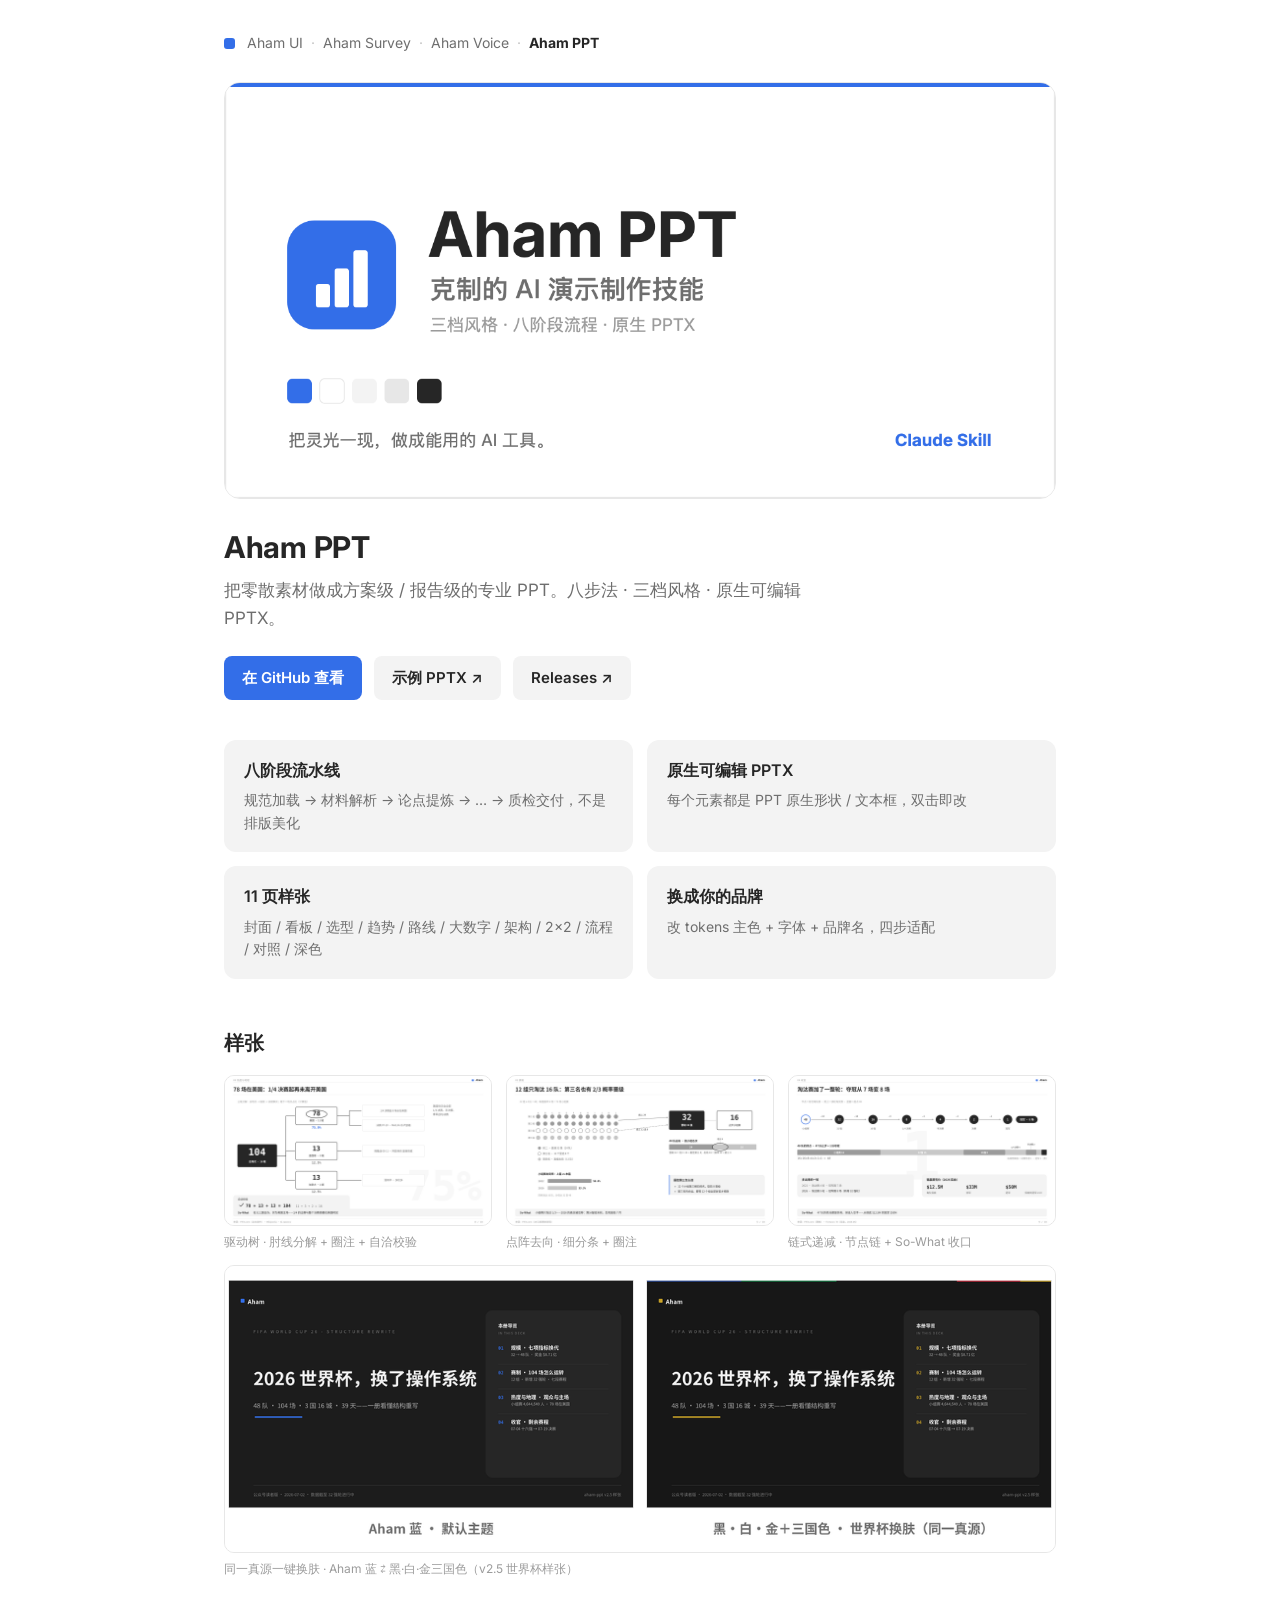
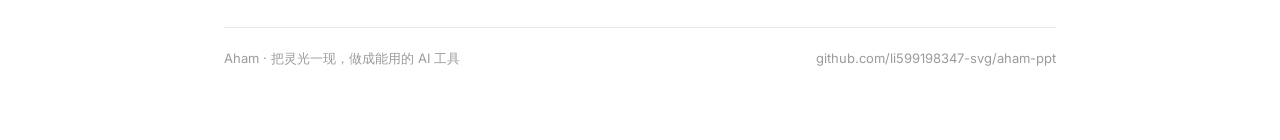
<file: docs/index.html>
<!doctype html><html lang="zh-CN"><head><meta charset="utf-8">
<meta name="viewport" content="width=device-width,initial-scale=1">
<title>Aham PPT — 克制的 AI PPT 制作技能</title>
<meta name="description" content="把零散素材做成方案级 / 报告级的专业 PPT。八步法 · 三档风格 · 原生可编辑 PPTX。">
<link rel="stylesheet" href="https://fonts.googleapis.com/css2?family=Inter:wght@400;500;600;700&family=JetBrains+Mono:wght@400;500;600&display=swap">
<style>
  :root{--w:#fff;--p:#F3F3F3;--line:#E7E7E7;--i1:#262626;--i2:#6E6E6E;--i3:#9B9B9B;--acc:#336EE8;--accp:#164EC3;
    --sans:'Inter','PingFang SC','Microsoft YaHei',sans-serif;--mono:'JetBrains Mono',Consolas,monospace;}
  *{box-sizing:border-box}
  body{margin:0;background:var(--w);color:var(--i1);font-family:var(--sans);line-height:1.6;-webkit-font-smoothing:antialiased}
  .wrap{max-width:880px;margin:0 auto;padding:32px 24px 72px}
  nav{font-size:14px;color:var(--i2);display:flex;align-items:center;gap:8px;flex-wrap:wrap}
  nav .d{width:11px;height:11px;border-radius:3px;background:var(--acc);display:inline-block;margin-right:4px}
  nav a{color:var(--i2);text-decoration:none} nav b{color:var(--i1)} nav .sep{color:#C4C4C4}
  .hero{display:block;width:100%;height:auto;border:1px solid var(--line);border-radius:16px;margin:28px 0 24px}
  h1{font-size:30px;font-weight:700;letter-spacing:-.3px;margin:0 0 6px}
  .sub{font-size:17px;color:var(--i2);margin:0 0 24px;max-width:640px}
  .cta{display:flex;gap:12px;flex-wrap:wrap;margin-bottom:40px}
  .btn{display:inline-flex;align-items:center;font-size:15px;font-weight:600;text-decoration:none;border-radius:8px;padding:10px 18px}
  .btn.pri{background:var(--acc);color:#fff} .btn.pri:hover{background:var(--accp)}
  .btn.sec{background:var(--p);color:var(--i1)}
  .feats{display:grid;grid-template-columns:1fr 1fr;gap:14px;margin-bottom:48px}
  .feat{background:var(--p);border-radius:12px;padding:18px 20px}
  .feat .ft{font-weight:600;font-size:16px} .feat .fd{color:var(--i2);font-size:14px;margin-top:6px}
  .sh{font-size:20px;font-weight:700;margin:0 0 16px}
  .shots{display:grid;grid-template-columns:repeat(3,1fr);gap:14px;margin-bottom:48px}
  .shot{margin:0} .shot.wide{grid-column:1/-1}
  .shot img{width:100%;height:auto;display:block;border:1px solid var(--line);border-radius:10px}
  .shot figcaption{font-size:12px;color:var(--i3);margin-top:6px}
  footer{border-top:1px solid var(--line);padding-top:20px;color:var(--i3);font-size:13px;display:flex;justify-content:space-between;flex-wrap:wrap;gap:8px}
  footer a{color:var(--i3);text-decoration:none}
  @media(max-width:680px){.feats{grid-template-columns:1fr}.shots{grid-template-columns:1fr}}
</style></head><body><div class="wrap">
  <nav><span class="d"></span><a href="https://github.com/li599198347-svg/aham-ui">Aham UI</a> <span class="sep">·</span> <a href="https://github.com/li599198347-svg/aham-survey">Aham Survey</a> <span class="sep">·</span> <a href="https://github.com/li599198347-svg/aham-voice">Aham Voice</a> <span class="sep">·</span> <b>Aham PPT</b></nav>
  <img class="hero" src="banner.png" alt="Aham PPT — 克制的 AI PPT 制作技能">
  <h1>Aham PPT</h1>
  <p class="sub">把零散素材做成方案级 / 报告级的专业 PPT。八步法 · 三档风格 · 原生可编辑 PPTX。</p>
  <div class="cta">
<a class="btn pri" href="https://github.com/li599198347-svg/aham-ppt">在 GitHub 查看</a>
<a class="btn sec" href="https://github.com/li599198347-svg/aham-ppt/blob/main/examples/aham-ppt-v6.1-demo.pptx">示例 PPTX ↗</a>
<a class="btn sec" href="https://github.com/li599198347-svg/aham-ppt/releases">Releases ↗</a>
  </div>
  <div class="feats">
<div class="feat"><div class="ft">八阶段流水线</div><div class="fd">规范加载 → 材料解析 → 论点提炼 → … → 质检交付，不是排版美化</div></div>
<div class="feat"><div class="ft">原生可编辑 PPTX</div><div class="fd">每个元素都是 PPT 原生形状 / 文本框，双击即改</div></div>
<div class="feat"><div class="ft">11 页样张</div><div class="fd">封面 / 看板 / 选型 / 趋势 / 路线 / 大数字 / 架构 / 2×2 / 流程 / 对照 / 深色</div></div>
<div class="feat"><div class="ft">换成你的品牌</div><div class="fd">改 tokens 主色 + 字体 + 品牌名，四步适配</div></div>
  </div>
  <h2 class="sh">样张</h2>
  <div class="shots">
<figure class="shot"><img src="shots/consulting-tree.png" alt="驱动树 · 肘线分解 + 圈注 + 自洽校验" loading="lazy"><figcaption>驱动树 · 肘线分解 + 圈注 + 自洽校验</figcaption></figure>
<figure class="shot"><img src="shots/consulting-dots.png" alt="点阵去向 · 细分条 + 圈注" loading="lazy"><figcaption>点阵去向 · 细分条 + 圈注</figcaption></figure>
<figure class="shot"><img src="shots/consulting-chain.png" alt="链式递减 · 节点链 + So-What 收口" loading="lazy"><figcaption>链式递减 · 节点链 + So-What 收口</figcaption></figure>
<figure class="shot wide"><img src="shots/consulting-skin.png" alt="同一真源一键换肤 · Aham 蓝 ⇄ 黑·白·金三国色（v2.5 世界杯样张）" loading="lazy"><figcaption>同一真源一键换肤 · Aham 蓝 ⇄ 黑·白·金三国色（v2.5 世界杯样张）</figcaption></figure>
  </div>
  <footer>
    <span>Aham · 把灵光一现，做成能用的 AI 工具</span>
    <span><a href="https://github.com/li599198347-svg/aham-ppt">github.com/li599198347-svg/aham-ppt</a></span>
  </footer>
</div></body></html>
</file>
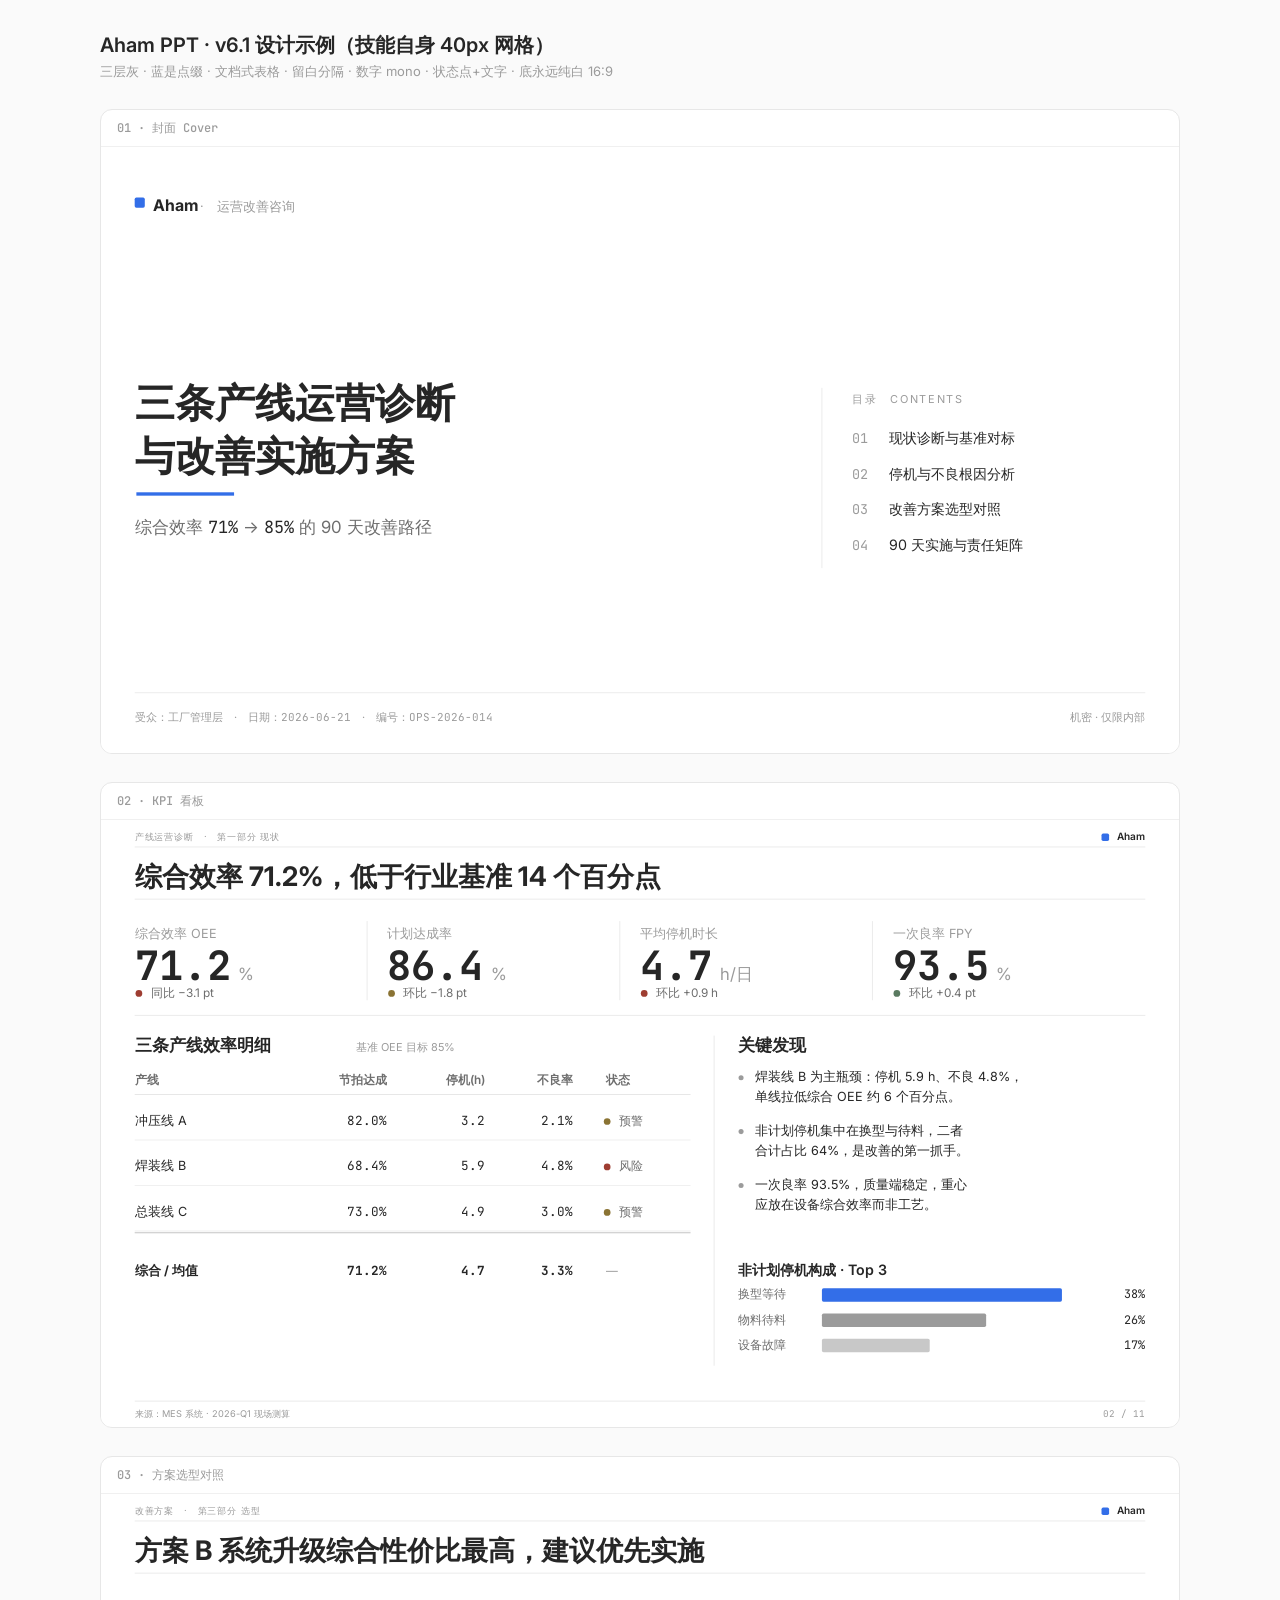
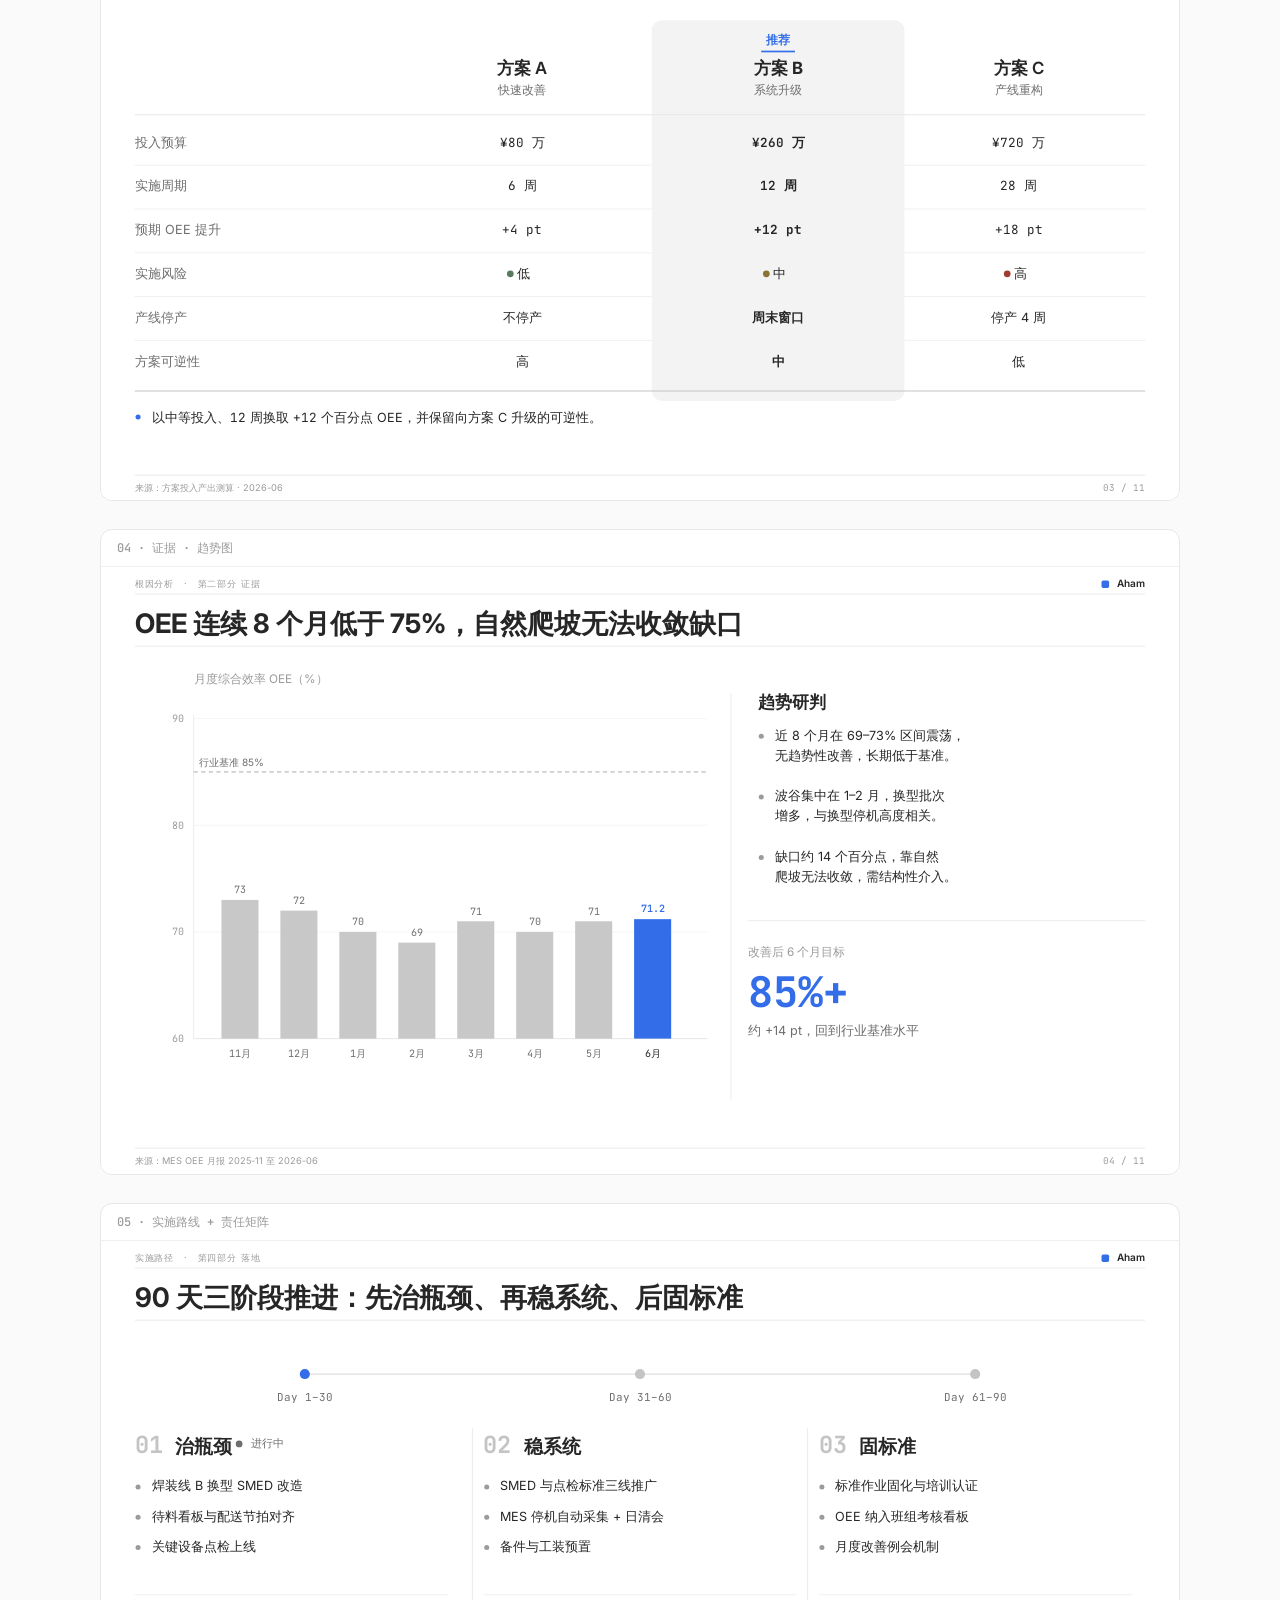
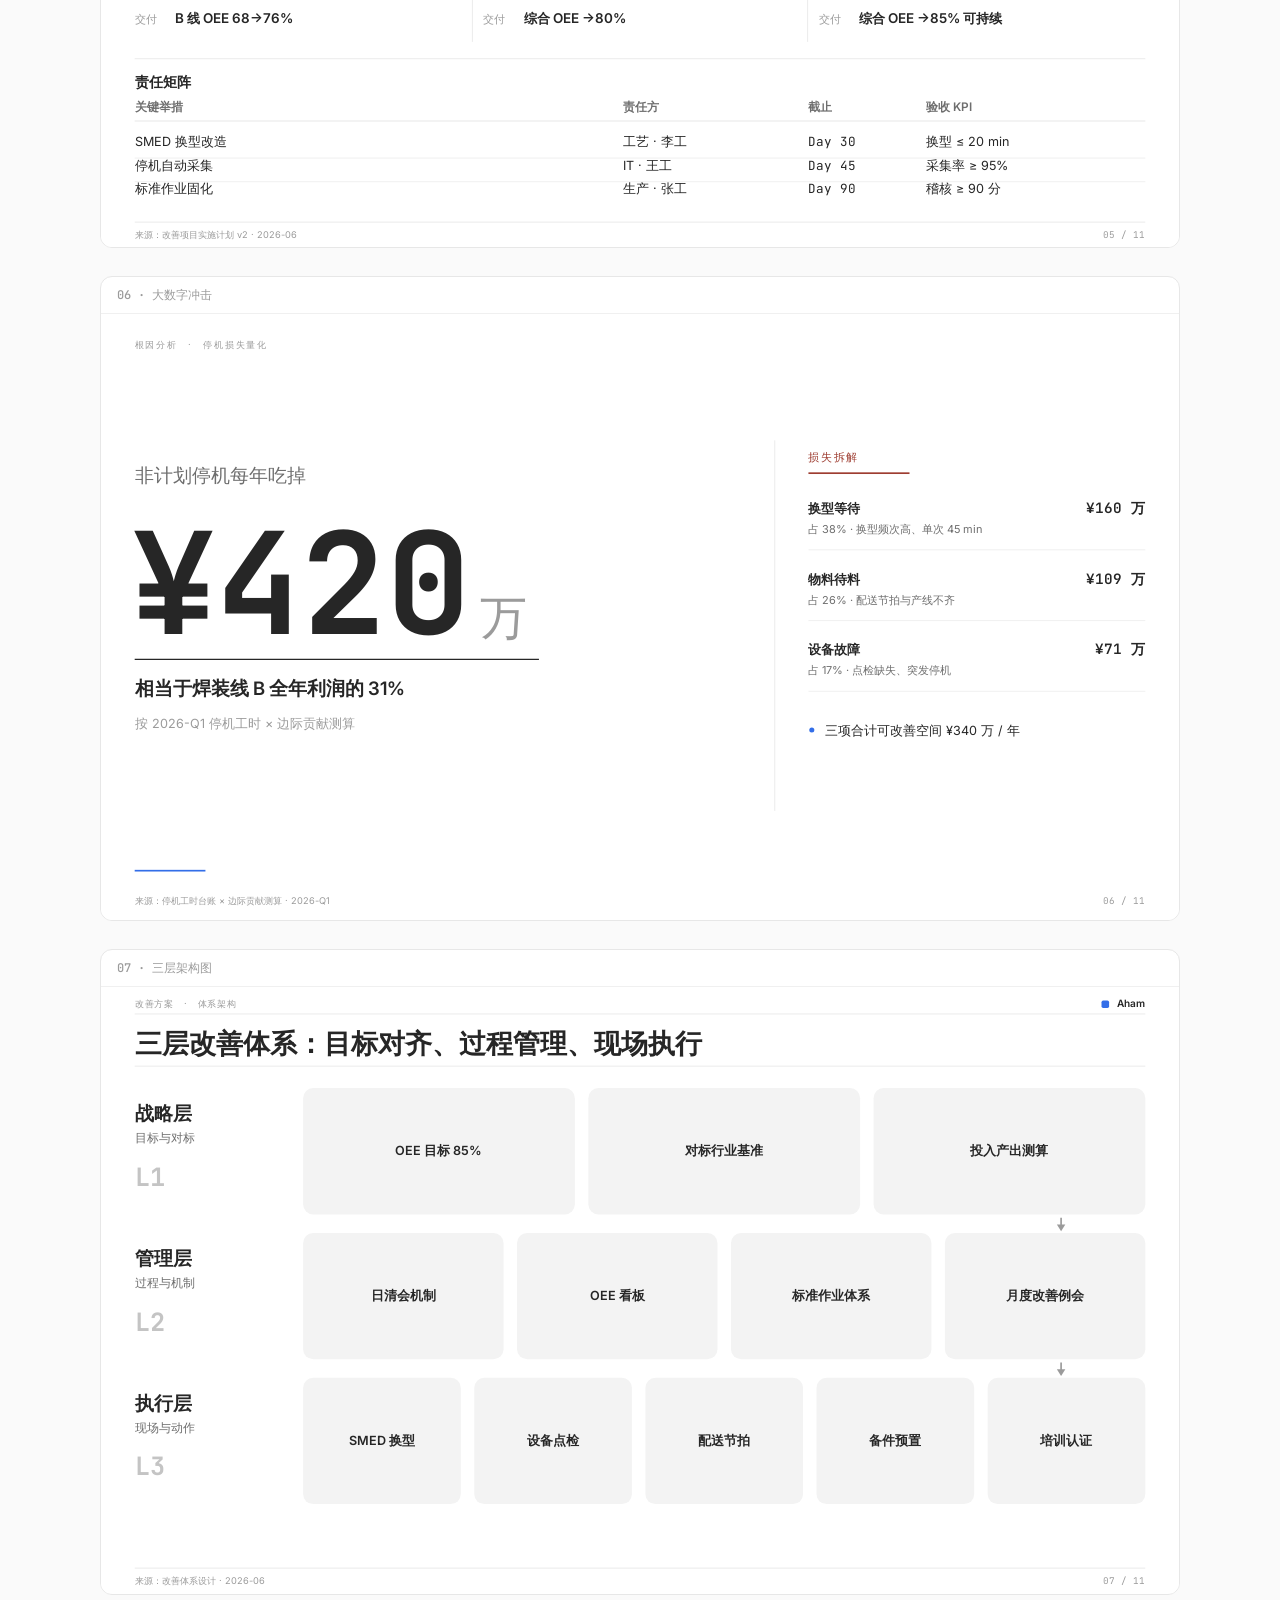
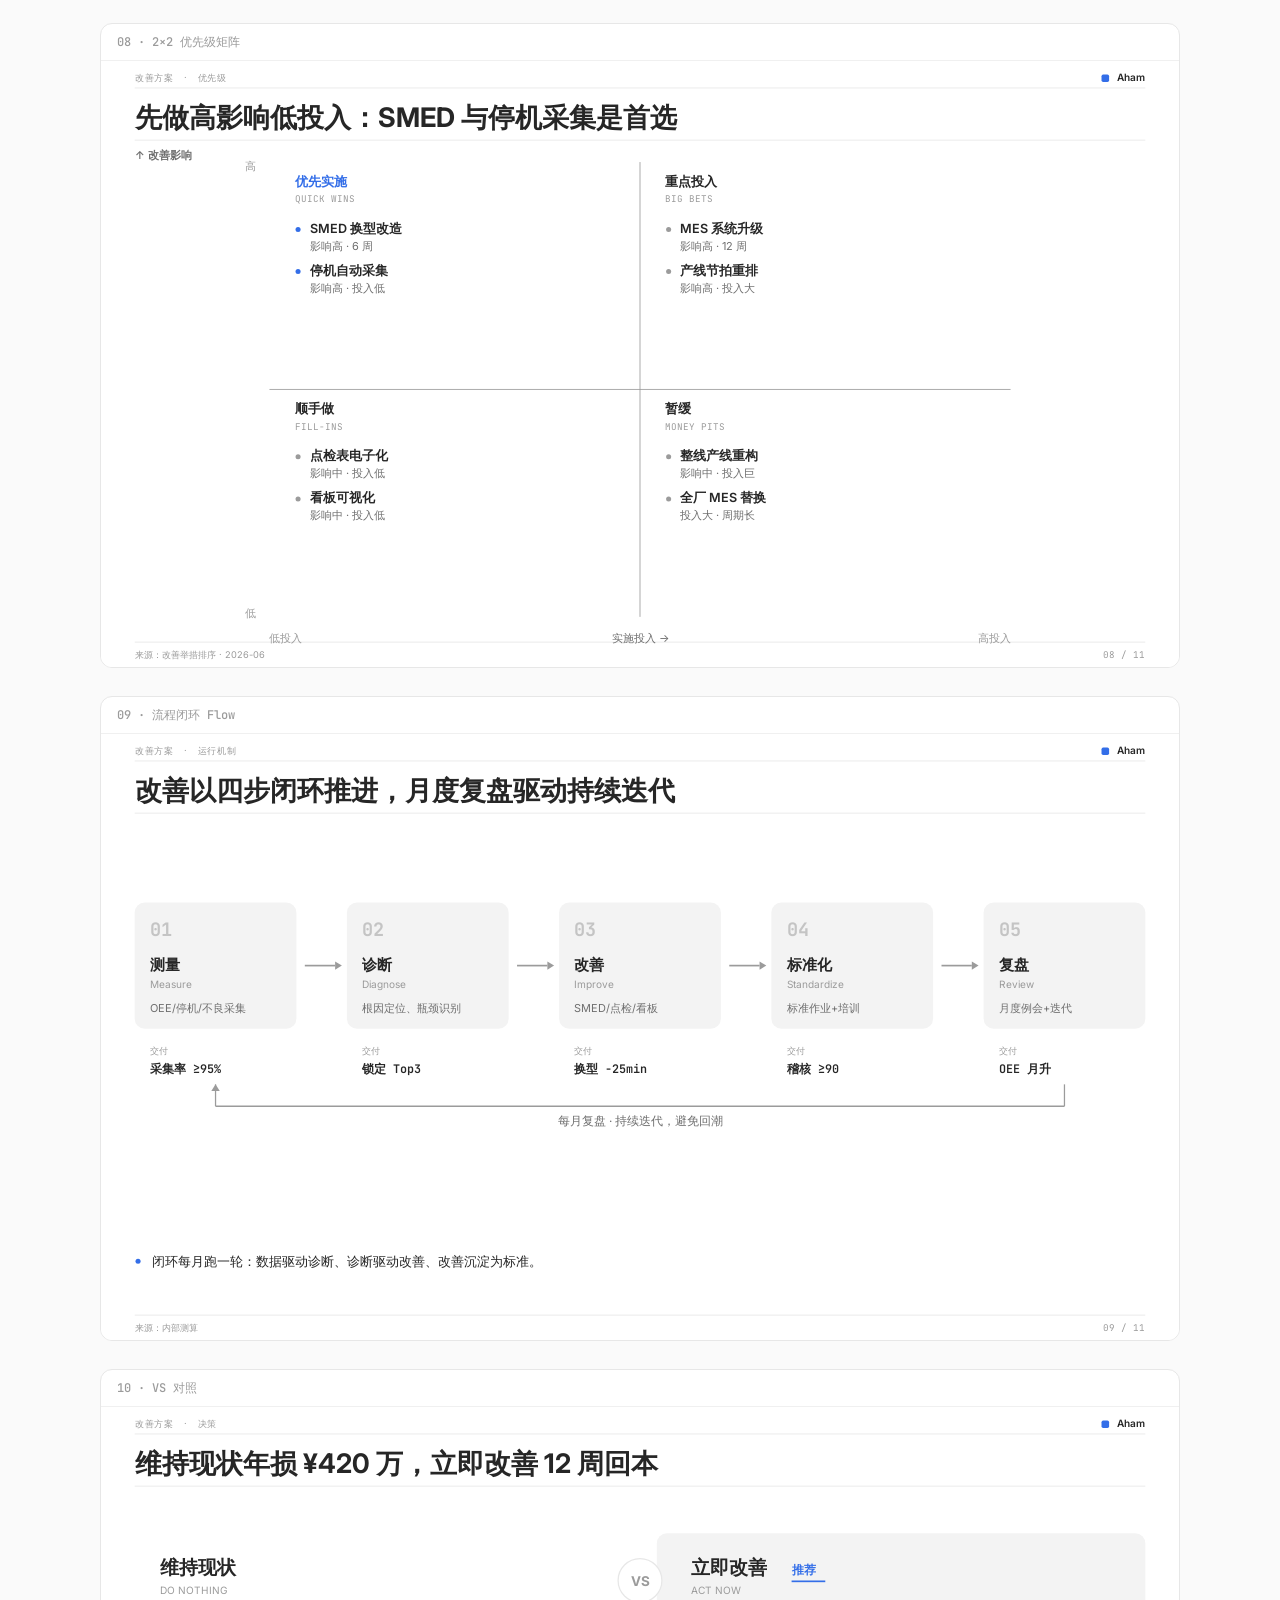
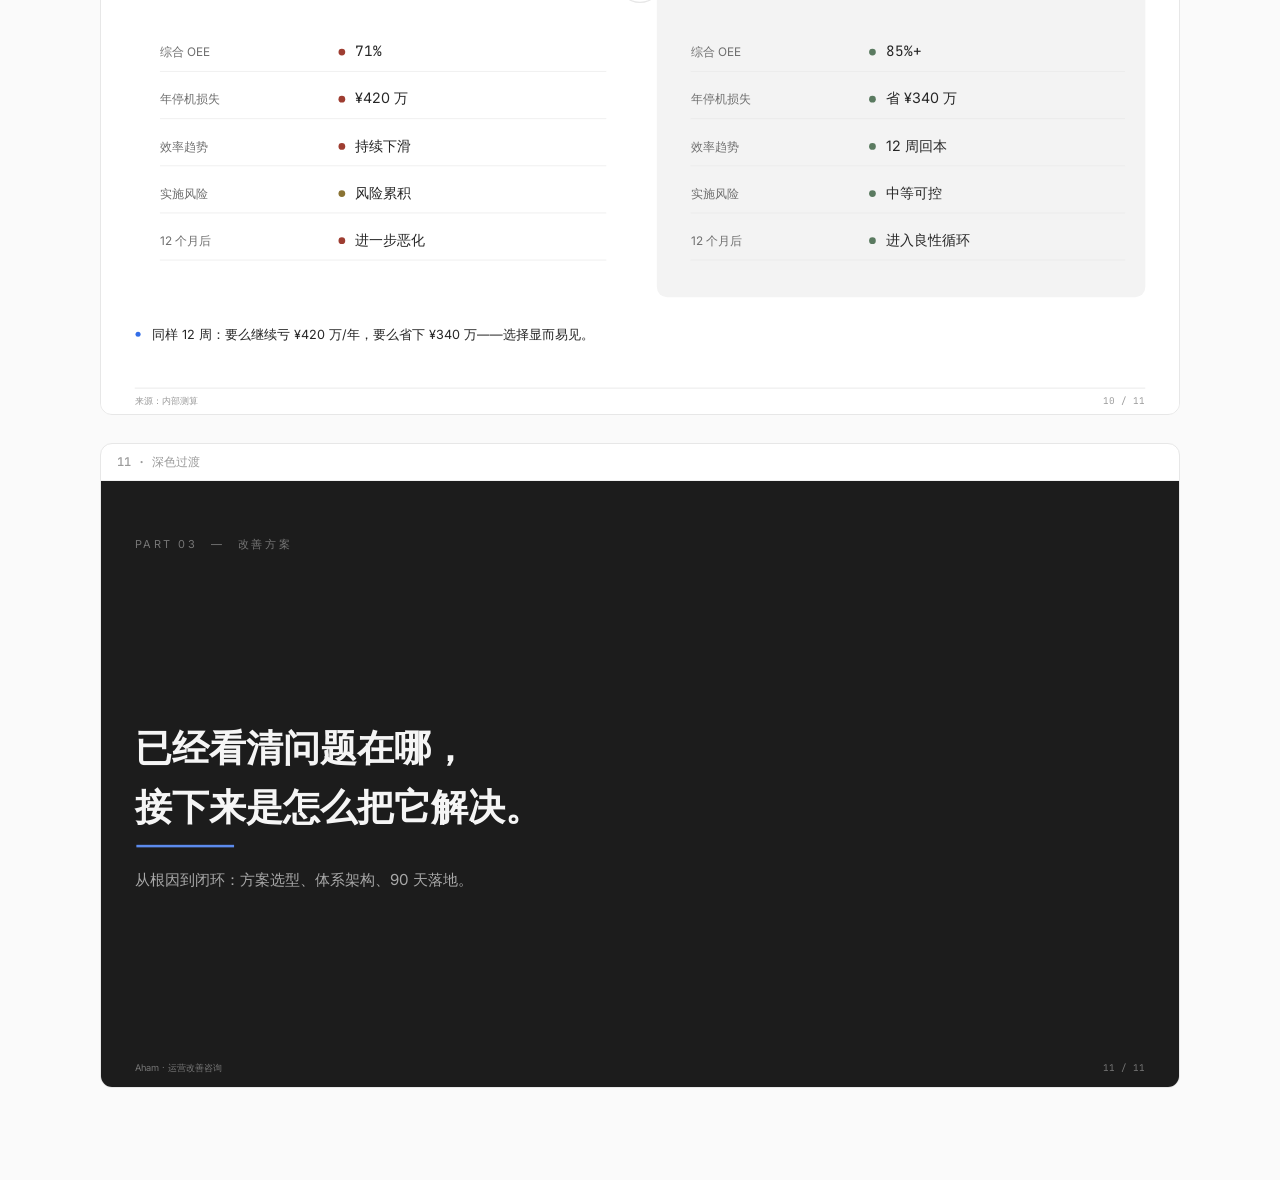
<file: examples/preview/deck.html>
<!doctype html><html lang="zh-CN"><head><meta charset="utf-8"><meta name="viewport" content="width=device-width,initial-scale=1"><title>Aham PPT · v6.1 设计示例</title><link rel="stylesheet" href="https://fonts.googleapis.com/css2?family=Inter:wght@400;500;600;700&family=JetBrains+Mono:wght@400;500;600&display=swap"><style>*{box-sizing:border-box}body{margin:0;background:#FAFAFA;font-family:'Inter','PingFang SC','Microsoft YaHei',sans-serif;color:#262626;-webkit-font-smoothing:antialiased;padding:32px 16px 64px}.wrap{max-width:1080px;margin:0 auto}h1{font-size:20px;font-weight:600;margin:0 0 4px}.sub{font-size:13px;color:#9B9B9B;margin:0 0 28px}.slide{margin:0 0 28px;background:#fff;border:1px solid #E7E7E7;border-radius:12px;overflow:hidden}figcaption{font:500 12px/1 'JetBrains Mono',monospace;color:#9B9B9B;padding:12px 16px;border-bottom:1px solid #F0F0F0}.canvas svg{display:block;width:100%;height:auto}</style></head><body><div class="wrap"><h1>Aham PPT · v6.1 设计示例（技能自身 40px 网格）</h1><p class="sub">三层灰 · 蓝是点缀 · 文档式表格 · 留白分隔 · 数字 mono · 状态点+文字 · 底永远纯白 16:9</p><figure class="slide"><figcaption>01 · 封面 Cover</figcaption><div class="canvas"><svg width="1280" height="720" viewBox="0 0 1280 720" xmlns="http://www.w3.org/2000/svg">
<rect x="0" y="0" width="1280" height="720" fill="#FFFFFF"/>
<rect x="40" y="60" width="12" height="12" rx="2" fill="#336EE8"/>
<text x="62" y="76" font-family="Inter, 'PingFang SC', 'Microsoft YaHei', sans-serif" font-size="19" font-weight="700" fill="#262626">Aham</text>
<text x="118" y="76" font-family="Inter, 'PingFang SC', 'Microsoft YaHei', sans-serif" font-size="15" fill="#9B9B9B">·　运营改善咨询</text>
<text x="40" y="320" font-family="Inter, 'PingFang SC', 'Microsoft YaHei', sans-serif" font-size="48" font-weight="700" fill="#262626">三条产线运营诊断</text>
<text x="40" y="384" font-family="Inter, 'PingFang SC', 'Microsoft YaHei', sans-serif" font-size="48" font-weight="700" fill="#262626">与改善实施方案</text>
<rect x="42" y="410" width="116" height="4" fill="#336EE8"/>
<text x="40" y="458" font-family="Inter, 'PingFang SC', 'Microsoft YaHei', sans-serif" font-size="20" fill="#6E6E6E">综合效率 <tspan font-family="'JetBrains Mono', Consolas, monospace" fill="#262626">71%</tspan> → <tspan font-family="'JetBrains Mono', Consolas, monospace" fill="#262626">85%</tspan> 的 90 天改善路径</text>
<line x1="856" y1="286" x2="856" y2="500" stroke="#E7E7E7" stroke-width="1"/>
<text x="892" y="304" font-family="Inter, 'PingFang SC', 'Microsoft YaHei', sans-serif" font-size="13" letter-spacing="2" fill="#9B9B9B">目录　CONTENTS</text>
<text x="892" y="352" font-family="'JetBrains Mono', Consolas, monospace" font-size="16" fill="#9B9B9B">01</text>
<text x="936" y="352" font-family="Inter, 'PingFang SC', 'Microsoft YaHei', sans-serif" font-size="17" fill="#262626">现状诊断与基准对标</text>
<text x="892" y="394" font-family="'JetBrains Mono', Consolas, monospace" font-size="16" fill="#9B9B9B">02</text>
<text x="936" y="394" font-family="Inter, 'PingFang SC', 'Microsoft YaHei', sans-serif" font-size="17" fill="#262626">停机与不良根因分析</text>
<text x="892" y="436" font-family="'JetBrains Mono', Consolas, monospace" font-size="16" fill="#9B9B9B">03</text>
<text x="936" y="436" font-family="Inter, 'PingFang SC', 'Microsoft YaHei', sans-serif" font-size="17" fill="#262626">改善方案选型对照</text>
<text x="892" y="478" font-family="'JetBrains Mono', Consolas, monospace" font-size="16" fill="#9B9B9B">04</text>
<text x="936" y="478" font-family="Inter, 'PingFang SC', 'Microsoft YaHei', sans-serif" font-size="17" fill="#262626">90 天实施与责任矩阵</text>
<line x1="40" y1="648" x2="1240" y2="648" stroke="#E7E7E7" stroke-width="1"/>
<text x="40" y="682" font-family="Inter, 'PingFang SC', 'Microsoft YaHei', sans-serif" font-size="13" fill="#9B9B9B">受众：工厂管理层　·　日期：<tspan font-family="'JetBrains Mono', Consolas, monospace">2026-06-21</tspan>　·　编号：<tspan font-family="'JetBrains Mono', Consolas, monospace">OPS-2026-014</tspan></text>
<text x="1240" y="682" font-family="Inter, 'PingFang SC', 'Microsoft YaHei', sans-serif" font-size="13" text-anchor="end" fill="#9B9B9B">机密 · 仅限内部</text>
</svg>
</div></figure>
<figure class="slide"><figcaption>02 · KPI 看板</figcaption><div class="canvas"><svg width="1280" height="720" viewBox="0 0 1280 720" xmlns="http://www.w3.org/2000/svg">
<rect x="0" y="0" width="1280" height="720" fill="#FFFFFF"/>
<text x="40" y="24" font-family="Inter, 'PingFang SC', 'Microsoft YaHei', sans-serif" font-size="11" letter-spacing="1" fill="#9B9B9B">产线运营诊断　·　第一部分 现状</text>
<rect x="1188" y="16" width="9" height="9" rx="2" fill="#336EE8"/>
<text x="1240" y="24" font-family="Inter, 'PingFang SC', 'Microsoft YaHei', sans-serif" font-size="12" font-weight="600" text-anchor="end" fill="#262626">Aham</text>
<line x1="40" y1="32" x2="1240" y2="32" stroke="#E7E7E7" stroke-width="1"/>
<text x="40" y="78" font-family="Inter, 'PingFang SC', 'Microsoft YaHei', sans-serif" font-size="32" font-weight="700" fill="#262626">综合效率 71.2%，低于行业基准 14 个百分点</text>
<line x1="40" y1="94" x2="1240" y2="94" stroke="#E7E7E7" stroke-width="1"/>
<line x1="40" y1="690" x2="1240" y2="690" stroke="#E7E7E7" stroke-width="1"/>
<text x="40" y="709" font-family="Inter, 'PingFang SC', 'Microsoft YaHei', sans-serif" font-size="11" fill="#9B9B9B">来源：MES 系统 · 2026-Q1 现场测算</text>
<text x="1240" y="709" font-family="'JetBrains Mono', Consolas, monospace" font-size="11" text-anchor="end" fill="#9B9B9B">02 / 11</text>
<line x1="316" y1="120" x2="316" y2="214" stroke="#E7E7E7" stroke-width="1"/>
<line x1="616" y1="120" x2="616" y2="214" stroke="#E7E7E7" stroke-width="1"/>
<line x1="916" y1="120" x2="916" y2="214" stroke="#E7E7E7" stroke-width="1"/>
<text x="40" y="140" font-family="Inter, 'PingFang SC', 'Microsoft YaHei', sans-serif" font-size="15" fill="#9B9B9B">综合效率 OEE</text>
<text x="40" y="190" font-family="'JetBrains Mono', Consolas, monospace" font-size="48" font-weight="700" fill="#262626">71.2</text>
<text x="163" y="190" font-family="Inter, 'PingFang SC', 'Microsoft YaHei', sans-serif" font-size="20" fill="#9B9B9B">%</text>
<circle cx="45" cy="206" r="4" fill="#9E3D31"/><text x="59" y="210" font-family="Inter, 'PingFang SC', 'Microsoft YaHei', sans-serif" font-size="14" fill="#6E6E6E">同比 −3.1 pt</text>
<text x="340" y="140" font-family="Inter, 'PingFang SC', 'Microsoft YaHei', sans-serif" font-size="15" fill="#9B9B9B">计划达成率</text>
<text x="340" y="190" font-family="'JetBrains Mono', Consolas, monospace" font-size="48" font-weight="700" fill="#262626">86.4</text>
<text x="463" y="190" font-family="Inter, 'PingFang SC', 'Microsoft YaHei', sans-serif" font-size="20" fill="#9B9B9B">%</text>
<circle cx="345" cy="206" r="4" fill="#8A7333"/><text x="359" y="210" font-family="Inter, 'PingFang SC', 'Microsoft YaHei', sans-serif" font-size="14" fill="#6E6E6E">环比 −1.8 pt</text>
<text x="640" y="140" font-family="Inter, 'PingFang SC', 'Microsoft YaHei', sans-serif" font-size="15" fill="#9B9B9B">平均停机时长</text>
<text x="640" y="190" font-family="'JetBrains Mono', Consolas, monospace" font-size="48" font-weight="700" fill="#262626">4.7</text>
<text x="735" y="190" font-family="Inter, 'PingFang SC', 'Microsoft YaHei', sans-serif" font-size="20" fill="#9B9B9B">h/日</text>
<circle cx="645" cy="206" r="4" fill="#9E3D31"/><text x="659" y="210" font-family="Inter, 'PingFang SC', 'Microsoft YaHei', sans-serif" font-size="14" fill="#6E6E6E">环比 +0.9 h</text>
<text x="940" y="140" font-family="Inter, 'PingFang SC', 'Microsoft YaHei', sans-serif" font-size="15" fill="#9B9B9B">一次良率 FPY</text>
<text x="940" y="190" font-family="'JetBrains Mono', Consolas, monospace" font-size="48" font-weight="700" fill="#262626">93.5</text>
<text x="1063" y="190" font-family="Inter, 'PingFang SC', 'Microsoft YaHei', sans-serif" font-size="20" fill="#9B9B9B">%</text>
<circle cx="945" cy="206" r="4" fill="#5A7A60"/><text x="959" y="210" font-family="Inter, 'PingFang SC', 'Microsoft YaHei', sans-serif" font-size="14" fill="#6E6E6E">环比 +0.4 pt</text>
<line x1="40" y1="232" x2="1240" y2="232" stroke="#E7E7E7" stroke-width="1"/>
<text x="40" y="274" font-family="Inter, 'PingFang SC', 'Microsoft YaHei', sans-serif" font-size="20" font-weight="600" fill="#262626">三条产线效率明细</text>
<text x="420" y="274" font-family="Inter, 'PingFang SC', 'Microsoft YaHei', sans-serif" font-size="13" text-anchor="end" fill="#9B9B9B">基准 OEE 目标 85%</text>
<text x="40" y="314" font-family="Inter, 'PingFang SC', 'Microsoft YaHei', sans-serif" font-size="14" font-weight="600" fill="#6E6E6E">产线</text>
<text x="340" y="314" font-family="Inter, 'PingFang SC', 'Microsoft YaHei', sans-serif" font-size="14" font-weight="600" text-anchor="end" fill="#6E6E6E">节拍达成</text>
<text x="456" y="314" font-family="Inter, 'PingFang SC', 'Microsoft YaHei', sans-serif" font-size="14" font-weight="600" text-anchor="end" fill="#6E6E6E">停机(h)</text>
<text x="560" y="314" font-family="Inter, 'PingFang SC', 'Microsoft YaHei', sans-serif" font-size="14" font-weight="600" text-anchor="end" fill="#6E6E6E">不良率</text>
<text x="600" y="314" font-family="Inter, 'PingFang SC', 'Microsoft YaHei', sans-serif" font-size="14" font-weight="600" fill="#6E6E6E">状态</text>
<line x1="40" y1="326" x2="700" y2="326" stroke="#E7E7E7" stroke-width="1.2"/>
<text x="40" y="362" font-family="Inter, 'PingFang SC', 'Microsoft YaHei', sans-serif" font-size="15" fill="#262626">冲压线 A</text>
<text x="340" y="362" font-family="'JetBrains Mono', Consolas, monospace" font-size="15" text-anchor="end" fill="#262626">82.0%</text>
<text x="456" y="362" font-family="'JetBrains Mono', Consolas, monospace" font-size="15" text-anchor="end" fill="#262626">3.2</text>
<text x="560" y="362" font-family="'JetBrains Mono', Consolas, monospace" font-size="15" text-anchor="end" fill="#262626">2.1%</text>
<circle cx="601" cy="358" r="4" fill="#8A7333"/><text x="615" y="362" font-family="Inter, 'PingFang SC', 'Microsoft YaHei', sans-serif" font-size="14" fill="#6E6E6E">预警</text>
<line x1="40" y1="380" x2="700" y2="380" stroke="#E7E7E7" stroke-width="0.75"/>
<text x="40" y="416" font-family="Inter, 'PingFang SC', 'Microsoft YaHei', sans-serif" font-size="15" fill="#262626">焊装线 B</text>
<text x="340" y="416" font-family="'JetBrains Mono', Consolas, monospace" font-size="15" text-anchor="end" fill="#262626">68.4%</text>
<text x="456" y="416" font-family="'JetBrains Mono', Consolas, monospace" font-size="15" text-anchor="end" fill="#262626">5.9</text>
<text x="560" y="416" font-family="'JetBrains Mono', Consolas, monospace" font-size="15" text-anchor="end" fill="#262626">4.8%</text>
<circle cx="601" cy="412" r="4" fill="#9E3D31"/><text x="615" y="416" font-family="Inter, 'PingFang SC', 'Microsoft YaHei', sans-serif" font-size="14" fill="#6E6E6E">风险</text>
<line x1="40" y1="434" x2="700" y2="434" stroke="#E7E7E7" stroke-width="0.75"/>
<text x="40" y="470" font-family="Inter, 'PingFang SC', 'Microsoft YaHei', sans-serif" font-size="15" fill="#262626">总装线 C</text>
<text x="340" y="470" font-family="'JetBrains Mono', Consolas, monospace" font-size="15" text-anchor="end" fill="#262626">73.0%</text>
<text x="456" y="470" font-family="'JetBrains Mono', Consolas, monospace" font-size="15" text-anchor="end" fill="#262626">4.9</text>
<text x="560" y="470" font-family="'JetBrains Mono', Consolas, monospace" font-size="15" text-anchor="end" fill="#262626">3.0%</text>
<circle cx="601" cy="466" r="4" fill="#8A7333"/><text x="615" y="470" font-family="Inter, 'PingFang SC', 'Microsoft YaHei', sans-serif" font-size="14" fill="#6E6E6E">预警</text>
<line x1="40" y1="488" x2="700" y2="488" stroke="#E7E7E7" stroke-width="0.75"/>
<line x1="40" y1="490" x2="700" y2="490" stroke="#C4C4C4" stroke-width="1.2"/>
<text x="40" y="540" font-family="Inter, 'PingFang SC', 'Microsoft YaHei', sans-serif" font-size="15" font-weight="700" fill="#262626">综合 / 均值</text>
<text x="340" y="540" font-family="'JetBrains Mono', Consolas, monospace" font-size="15" font-weight="700" text-anchor="end" fill="#262626">71.2%</text>
<text x="456" y="540" font-family="'JetBrains Mono', Consolas, monospace" font-size="15" font-weight="700" text-anchor="end" fill="#262626">4.7</text>
<text x="560" y="540" font-family="'JetBrains Mono', Consolas, monospace" font-size="15" font-weight="700" text-anchor="end" fill="#262626">3.3%</text>
<text x="600" y="540" font-family="Inter, 'PingFang SC', 'Microsoft YaHei', sans-serif" font-size="14" fill="#9B9B9B">—</text>
<line x1="728" y1="256" x2="728" y2="648" stroke="#E7E7E7" stroke-width="1"/>
<text x="756" y="274" font-family="Inter, 'PingFang SC', 'Microsoft YaHei', sans-serif" font-size="20" font-weight="600" fill="#262626">关键发现</text>
<circle cx="760" cy="306" r="3" fill="#9B9B9B"/>
<text x="776" y="310" font-family="Inter, 'PingFang SC', 'Microsoft YaHei', sans-serif" font-size="15" fill="#262626">焊装线 B 为主瓶颈：停机 5.9 h、不良 4.8%，</text>
<text x="776" y="334" font-family="Inter, 'PingFang SC', 'Microsoft YaHei', sans-serif" font-size="15" fill="#262626">单线拉低综合 OEE 约 6 个百分点。</text>
<circle cx="760" cy="370" r="3" fill="#9B9B9B"/>
<text x="776" y="374" font-family="Inter, 'PingFang SC', 'Microsoft YaHei', sans-serif" font-size="15" fill="#262626">非计划停机集中在换型与待料，二者</text>
<text x="776" y="398" font-family="Inter, 'PingFang SC', 'Microsoft YaHei', sans-serif" font-size="15" fill="#262626">合计占比 64%，是改善的第一抓手。</text>
<circle cx="760" cy="434" r="3" fill="#9B9B9B"/>
<text x="776" y="438" font-family="Inter, 'PingFang SC', 'Microsoft YaHei', sans-serif" font-size="15" fill="#262626">一次良率 93.5%，质量端稳定，重心</text>
<text x="776" y="462" font-family="Inter, 'PingFang SC', 'Microsoft YaHei', sans-serif" font-size="15" fill="#262626">应放在设备综合效率而非工艺。</text>
<text x="756" y="540" font-family="Inter, 'PingFang SC', 'Microsoft YaHei', sans-serif" font-size="17" font-weight="600" fill="#262626">非计划停机构成 · Top 3</text>
<text x="756" y="568" font-family="Inter, 'PingFang SC', 'Microsoft YaHei', sans-serif" font-size="14" fill="#6E6E6E">换型等待</text>
<rect x="856" y="556" width="285" height="16" rx="2" fill="#336EE8"/>
<text x="1240" y="568" font-family="'JetBrains Mono', Consolas, monospace" font-size="14" text-anchor="end" fill="#262626">38%</text>
<text x="756" y="598" font-family="Inter, 'PingFang SC', 'Microsoft YaHei', sans-serif" font-size="14" fill="#6E6E6E">物料待料</text>
<rect x="856" y="586" width="195" height="16" rx="2" fill="#9B9B9B"/>
<text x="1240" y="598" font-family="'JetBrains Mono', Consolas, monospace" font-size="14" text-anchor="end" fill="#262626">26%</text>
<text x="756" y="628" font-family="Inter, 'PingFang SC', 'Microsoft YaHei', sans-serif" font-size="14" fill="#6E6E6E">设备故障</text>
<rect x="856" y="616" width="128" height="16" rx="2" fill="#C8C8C8"/>
<text x="1240" y="628" font-family="'JetBrains Mono', Consolas, monospace" font-size="14" text-anchor="end" fill="#262626">17%</text>
</svg>
</div></figure>
<figure class="slide"><figcaption>03 · 方案选型对照</figcaption><div class="canvas"><svg width="1280" height="720" viewBox="0 0 1280 720" xmlns="http://www.w3.org/2000/svg">
<rect x="0" y="0" width="1280" height="720" fill="#FFFFFF"/>
<text x="40" y="24" font-family="Inter, 'PingFang SC', 'Microsoft YaHei', sans-serif" font-size="11" letter-spacing="1" fill="#9B9B9B">改善方案　·　第三部分 选型</text>
<rect x="1188" y="16" width="9" height="9" rx="2" fill="#336EE8"/>
<text x="1240" y="24" font-family="Inter, 'PingFang SC', 'Microsoft YaHei', sans-serif" font-size="12" font-weight="600" text-anchor="end" fill="#262626">Aham</text>
<line x1="40" y1="32" x2="1240" y2="32" stroke="#E7E7E7" stroke-width="1"/>
<text x="40" y="78" font-family="Inter, 'PingFang SC', 'Microsoft YaHei', sans-serif" font-size="32" font-weight="700" fill="#262626">方案 B 系统升级综合性价比最高，建议优先实施</text>
<line x1="40" y1="94" x2="1240" y2="94" stroke="#E7E7E7" stroke-width="1"/>
<line x1="40" y1="690" x2="1240" y2="690" stroke="#E7E7E7" stroke-width="1"/>
<text x="40" y="709" font-family="Inter, 'PingFang SC', 'Microsoft YaHei', sans-serif" font-size="11" fill="#9B9B9B">来源：方案投入产出测算 · 2026-06</text>
<text x="1240" y="709" font-family="'JetBrains Mono', Consolas, monospace" font-size="11" text-anchor="end" fill="#9B9B9B">03 / 11</text>
<rect x="654" y="150" width="300" height="452" rx="12" fill="#F3F3F3"/>
<text x="804" y="178" font-family="Inter, 'PingFang SC', 'Microsoft YaHei', sans-serif" font-size="14" font-weight="600" text-anchor="middle" fill="#336EE8">推荐</text>
<rect x="784" y="186" width="40" height="2" fill="#336EE8"/>
<text x="500" y="214" font-family="Inter, 'PingFang SC', 'Microsoft YaHei', sans-serif" font-size="20" font-weight="600" text-anchor="middle" fill="#262626">方案 A</text>
<text x="500" y="238" font-family="Inter, 'PingFang SC', 'Microsoft YaHei', sans-serif" font-size="14" text-anchor="middle" fill="#6E6E6E">快速改善</text>
<text x="804" y="214" font-family="Inter, 'PingFang SC', 'Microsoft YaHei', sans-serif" font-size="20" font-weight="700" text-anchor="middle" fill="#262626">方案 B</text>
<text x="804" y="238" font-family="Inter, 'PingFang SC', 'Microsoft YaHei', sans-serif" font-size="14" text-anchor="middle" fill="#6E6E6E">系统升级</text>
<text x="1090" y="214" font-family="Inter, 'PingFang SC', 'Microsoft YaHei', sans-serif" font-size="20" font-weight="600" text-anchor="middle" fill="#262626">方案 C</text>
<text x="1090" y="238" font-family="Inter, 'PingFang SC', 'Microsoft YaHei', sans-serif" font-size="14" text-anchor="middle" fill="#6E6E6E">产线重构</text>
<line x1="40" y1="262" x2="1240" y2="262" stroke="#E7E7E7" stroke-width="1.2"/>
<text x="40" y="300" font-family="Inter, 'PingFang SC', 'Microsoft YaHei', sans-serif" font-size="15" fill="#6E6E6E">投入预算</text>
<text x="500" y="300" font-family="'JetBrains Mono', Consolas, monospace" font-size="15" text-anchor="middle" fill="#262626">¥80 万</text>
<text x="804" y="300" font-family="'JetBrains Mono', Consolas, monospace" font-size="15" font-weight="600" text-anchor="middle" fill="#262626">¥260 万</text>
<text x="1090" y="300" font-family="'JetBrains Mono', Consolas, monospace" font-size="15" text-anchor="middle" fill="#262626">¥720 万</text>
<line x1="40" y1="322" x2="654" y2="322" stroke="#E7E7E7" stroke-width="0.75"/>
<line x1="954" y1="322" x2="1240" y2="322" stroke="#E7E7E7" stroke-width="0.75"/>
<text x="40" y="352" font-family="Inter, 'PingFang SC', 'Microsoft YaHei', sans-serif" font-size="15" fill="#6E6E6E">实施周期</text>
<text x="500" y="352" font-family="'JetBrains Mono', Consolas, monospace" font-size="15" text-anchor="middle" fill="#262626">6 周</text>
<text x="804" y="352" font-family="'JetBrains Mono', Consolas, monospace" font-size="15" font-weight="600" text-anchor="middle" fill="#262626">12 周</text>
<text x="1090" y="352" font-family="'JetBrains Mono', Consolas, monospace" font-size="15" text-anchor="middle" fill="#262626">28 周</text>
<line x1="40" y1="374" x2="654" y2="374" stroke="#E7E7E7" stroke-width="0.75"/>
<line x1="954" y1="374" x2="1240" y2="374" stroke="#E7E7E7" stroke-width="0.75"/>
<text x="40" y="404" font-family="Inter, 'PingFang SC', 'Microsoft YaHei', sans-serif" font-size="15" fill="#6E6E6E">预期 OEE 提升</text>
<text x="500" y="404" font-family="'JetBrains Mono', Consolas, monospace" font-size="15" text-anchor="middle" fill="#262626">+4 pt</text>
<text x="804" y="404" font-family="'JetBrains Mono', Consolas, monospace" font-size="15" font-weight="700" text-anchor="middle" fill="#262626">+12 pt</text>
<text x="1090" y="404" font-family="'JetBrains Mono', Consolas, monospace" font-size="15" text-anchor="middle" fill="#262626">+18 pt</text>
<line x1="40" y1="426" x2="654" y2="426" stroke="#E7E7E7" stroke-width="0.75"/>
<line x1="954" y1="426" x2="1240" y2="426" stroke="#E7E7E7" stroke-width="0.75"/>
<text x="40" y="456" font-family="Inter, 'PingFang SC', 'Microsoft YaHei', sans-serif" font-size="15" fill="#6E6E6E">实施风险</text>
<circle cx="486" cy="451" r="4" fill="#5A7A60"/>
<text x="502" y="456" font-family="Inter, 'PingFang SC', 'Microsoft YaHei', sans-serif" font-size="15" text-anchor="middle" fill="#262626">低</text>
<circle cx="790" cy="451" r="4" fill="#8A7333"/>
<text x="806" y="456" font-family="Inter, 'PingFang SC', 'Microsoft YaHei', sans-serif" font-size="15" text-anchor="middle" fill="#262626">中</text>
<circle cx="1076" cy="451" r="4" fill="#9E3D31"/>
<text x="1092" y="456" font-family="Inter, 'PingFang SC', 'Microsoft YaHei', sans-serif" font-size="15" text-anchor="middle" fill="#262626">高</text>
<line x1="40" y1="478" x2="654" y2="478" stroke="#E7E7E7" stroke-width="0.75"/>
<line x1="954" y1="478" x2="1240" y2="478" stroke="#E7E7E7" stroke-width="0.75"/>
<text x="40" y="508" font-family="Inter, 'PingFang SC', 'Microsoft YaHei', sans-serif" font-size="15" fill="#6E6E6E">产线停产</text>
<text x="500" y="508" font-family="Inter, 'PingFang SC', 'Microsoft YaHei', sans-serif" font-size="15" text-anchor="middle" fill="#262626">不停产</text>
<text x="804" y="508" font-family="Inter, 'PingFang SC', 'Microsoft YaHei', sans-serif" font-size="15" font-weight="600" text-anchor="middle" fill="#262626">周末窗口</text>
<text x="1090" y="508" font-family="Inter, 'PingFang SC', 'Microsoft YaHei', sans-serif" font-size="15" text-anchor="middle" fill="#262626">停产 4 周</text>
<line x1="40" y1="530" x2="654" y2="530" stroke="#E7E7E7" stroke-width="0.75"/>
<line x1="954" y1="530" x2="1240" y2="530" stroke="#E7E7E7" stroke-width="0.75"/>
<text x="40" y="560" font-family="Inter, 'PingFang SC', 'Microsoft YaHei', sans-serif" font-size="15" fill="#6E6E6E">方案可逆性</text>
<text x="500" y="560" font-family="Inter, 'PingFang SC', 'Microsoft YaHei', sans-serif" font-size="15" text-anchor="middle" fill="#262626">高</text>
<text x="804" y="560" font-family="Inter, 'PingFang SC', 'Microsoft YaHei', sans-serif" font-size="15" font-weight="600" text-anchor="middle" fill="#262626">中</text>
<text x="1090" y="560" font-family="Inter, 'PingFang SC', 'Microsoft YaHei', sans-serif" font-size="15" text-anchor="middle" fill="#262626">低</text>
<line x1="40" y1="590" x2="1240" y2="590" stroke="#C4C4C4" stroke-width="1.2"/>
<circle cx="44" cy="621" r="3" fill="#336EE8"/>
<text x="60" y="627" font-family="Inter, 'PingFang SC', 'Microsoft YaHei', sans-serif" font-size="15" fill="#262626">以中等投入、<tspan font-family="'JetBrains Mono', Consolas, monospace">12</tspan> 周换取 <tspan font-family="'JetBrains Mono', Consolas, monospace">+12</tspan> 个百分点 OEE，并保留向方案 C 升级的可逆性。</text>
</svg>
</div></figure>
<figure class="slide"><figcaption>04 · 证据 · 趋势图</figcaption><div class="canvas"><svg width="1280" height="720" viewBox="0 0 1280 720" xmlns="http://www.w3.org/2000/svg">
<rect x="0" y="0" width="1280" height="720" fill="#FFFFFF"/>
<text x="40" y="24" font-family="Inter, 'PingFang SC', 'Microsoft YaHei', sans-serif" font-size="11" letter-spacing="1" fill="#9B9B9B">根因分析　·　第二部分 证据</text>
<rect x="1188" y="16" width="9" height="9" rx="2" fill="#336EE8"/>
<text x="1240" y="24" font-family="Inter, 'PingFang SC', 'Microsoft YaHei', sans-serif" font-size="12" font-weight="600" text-anchor="end" fill="#262626">Aham</text>
<line x1="40" y1="32" x2="1240" y2="32" stroke="#E7E7E7" stroke-width="1"/>
<text x="40" y="78" font-family="Inter, 'PingFang SC', 'Microsoft YaHei', sans-serif" font-size="32" font-weight="700" fill="#262626">OEE 连续 8 个月低于 75%，自然爬坡无法收敛缺口</text>
<line x1="40" y1="94" x2="1240" y2="94" stroke="#E7E7E7" stroke-width="1"/>
<line x1="40" y1="690" x2="1240" y2="690" stroke="#E7E7E7" stroke-width="1"/>
<text x="40" y="709" font-family="Inter, 'PingFang SC', 'Microsoft YaHei', sans-serif" font-size="11" fill="#9B9B9B">来源：MES OEE 月报 2025-11 至 2026-06</text>
<text x="1240" y="709" font-family="'JetBrains Mono', Consolas, monospace" font-size="11" text-anchor="end" fill="#9B9B9B">04 / 11</text>
<text x="110" y="138" font-family="Inter, 'PingFang SC', 'Microsoft YaHei', sans-serif" font-size="14" fill="#9B9B9B">月度综合效率 OEE（%）</text>
<line x1="110" y1="560.0" x2="720" y2="560.0" stroke="#F3F3F3" stroke-width="1"/>
<text x="98" y="564.0" font-family="'JetBrains Mono', Consolas, monospace" font-size="12" text-anchor="end" fill="#9B9B9B">60</text>
<line x1="110" y1="433.3333333333333" x2="720" y2="433.3333333333333" stroke="#F3F3F3" stroke-width="1"/>
<text x="98" y="437.3333333333333" font-family="'JetBrains Mono', Consolas, monospace" font-size="12" text-anchor="end" fill="#9B9B9B">70</text>
<line x1="110" y1="306.66666666666663" x2="720" y2="306.66666666666663" stroke="#F3F3F3" stroke-width="1"/>
<text x="98" y="310.66666666666663" font-family="'JetBrains Mono', Consolas, monospace" font-size="12" text-anchor="end" fill="#9B9B9B">80</text>
<line x1="110" y1="180.0" x2="720" y2="180.0" stroke="#F3F3F3" stroke-width="1"/>
<text x="98" y="184.0" font-family="'JetBrains Mono', Consolas, monospace" font-size="12" text-anchor="end" fill="#9B9B9B">90</text>
<line x1="110" y1="176" x2="110" y2="560" stroke="#E7E7E7" stroke-width="1"/>
<line x1="110" y1="560" x2="720" y2="560" stroke="#E7E7E7" stroke-width="1"/>
<line x1="110" y1="243.33333333333331" x2="720" y2="243.33333333333331" stroke="#9B9B9B" stroke-width="1" stroke-dasharray="5,4"/>
<text x="116" y="236.33333333333331" font-family="Inter, 'PingFang SC', 'Microsoft YaHei', sans-serif" font-size="12" fill="#6E6E6E">行业基准 85%</text>
<rect x="143.0" y="395.33333333333337" width="44" height="164.66666666666663" fill="#C8C8C8"/>
<text x="165.0" y="387.33333333333337" font-family="'JetBrains Mono', Consolas, monospace" font-size="12" text-anchor="middle" fill="#6E6E6E">73</text>
<text x="165.0" y="582" font-family="'JetBrains Mono', Consolas, monospace" font-size="12" text-anchor="middle" fill="#6E6E6E">11月</text>
<rect x="213.0" y="408.0" width="44" height="152.0" fill="#C8C8C8"/>
<text x="235.0" y="400.0" font-family="'JetBrains Mono', Consolas, monospace" font-size="12" text-anchor="middle" fill="#6E6E6E">72</text>
<text x="235.0" y="582" font-family="'JetBrains Mono', Consolas, monospace" font-size="12" text-anchor="middle" fill="#6E6E6E">12月</text>
<rect x="283.0" y="433.3333333333333" width="44" height="126.66666666666669" fill="#C8C8C8"/>
<text x="305.0" y="425.3333333333333" font-family="'JetBrains Mono', Consolas, monospace" font-size="12" text-anchor="middle" fill="#6E6E6E">70</text>
<text x="305.0" y="582" font-family="'JetBrains Mono', Consolas, monospace" font-size="12" text-anchor="middle" fill="#6E6E6E">1月</text>
<rect x="353.0" y="446.0" width="44" height="114.0" fill="#C8C8C8"/>
<text x="375.0" y="438.0" font-family="'JetBrains Mono', Consolas, monospace" font-size="12" text-anchor="middle" fill="#6E6E6E">69</text>
<text x="375.0" y="582" font-family="'JetBrains Mono', Consolas, monospace" font-size="12" text-anchor="middle" fill="#6E6E6E">2月</text>
<rect x="423.0" y="420.66666666666663" width="44" height="139.33333333333337" fill="#C8C8C8"/>
<text x="445.0" y="412.66666666666663" font-family="'JetBrains Mono', Consolas, monospace" font-size="12" text-anchor="middle" fill="#6E6E6E">71</text>
<text x="445.0" y="582" font-family="'JetBrains Mono', Consolas, monospace" font-size="12" text-anchor="middle" fill="#6E6E6E">3月</text>
<rect x="493.0" y="433.3333333333333" width="44" height="126.66666666666669" fill="#C8C8C8"/>
<text x="515.0" y="425.3333333333333" font-family="'JetBrains Mono', Consolas, monospace" font-size="12" text-anchor="middle" fill="#6E6E6E">70</text>
<text x="515.0" y="582" font-family="'JetBrains Mono', Consolas, monospace" font-size="12" text-anchor="middle" fill="#6E6E6E">4月</text>
<rect x="563.0" y="420.66666666666663" width="44" height="139.33333333333337" fill="#C8C8C8"/>
<text x="585.0" y="412.66666666666663" font-family="'JetBrains Mono', Consolas, monospace" font-size="12" text-anchor="middle" fill="#6E6E6E">71</text>
<text x="585.0" y="582" font-family="'JetBrains Mono', Consolas, monospace" font-size="12" text-anchor="middle" fill="#6E6E6E">5月</text>
<rect x="633.0" y="418.1333333333333" width="44" height="141.86666666666667" fill="#336EE8"/>
<text x="655.0" y="410.1333333333333" font-family="'JetBrains Mono', Consolas, monospace" font-size="12" font-weight="600" text-anchor="middle" fill="#336EE8">71.2</text>
<text x="655.0" y="582" font-family="'JetBrains Mono', Consolas, monospace" font-size="12" text-anchor="middle" fill="#262626">6月</text>
<line x1="748" y1="150" x2="748" y2="632" stroke="#E7E7E7" stroke-width="1"/>
<text x="780" y="168" font-family="Inter, 'PingFang SC', 'Microsoft YaHei', sans-serif" font-size="20" font-weight="600" fill="#262626">趋势研判</text>
<circle cx="784" cy="201" r="3" fill="#9B9B9B"/>
<text x="800" y="205" font-family="Inter, 'PingFang SC', 'Microsoft YaHei', sans-serif" font-size="15" fill="#262626">近 8 个月在 69–73% 区间震荡，</text>
<text x="800" y="229" font-family="Inter, 'PingFang SC', 'Microsoft YaHei', sans-serif" font-size="15" fill="#262626">无趋势性改善，长期低于基准。</text>
<circle cx="784" cy="273" r="3" fill="#9B9B9B"/>
<text x="800" y="277" font-family="Inter, 'PingFang SC', 'Microsoft YaHei', sans-serif" font-size="15" fill="#262626">波谷集中在 1–2 月，换型批次</text>
<text x="800" y="301" font-family="Inter, 'PingFang SC', 'Microsoft YaHei', sans-serif" font-size="15" fill="#262626">增多，与换型停机高度相关。</text>
<circle cx="784" cy="345" r="3" fill="#9B9B9B"/>
<text x="800" y="349" font-family="Inter, 'PingFang SC', 'Microsoft YaHei', sans-serif" font-size="15" fill="#262626">缺口约 14 个百分点，靠自然</text>
<text x="800" y="373" font-family="Inter, 'PingFang SC', 'Microsoft YaHei', sans-serif" font-size="15" fill="#262626">爬坡无法收敛，需结构性介入。</text>
<line x1="768" y1="420" x2="1240" y2="420" stroke="#E7E7E7" stroke-width="1"/>
<text x="768" y="462" font-family="Inter, 'PingFang SC', 'Microsoft YaHei', sans-serif" font-size="14" fill="#9B9B9B">改善后 6 个月目标</text>
<text x="768" y="522" font-family="'JetBrains Mono', Consolas, monospace" font-size="50" font-weight="700" fill="#336EE8">85%+</text>
<text x="768" y="556" font-family="Inter, 'PingFang SC', 'Microsoft YaHei', sans-serif" font-size="15" fill="#6E6E6E">约 +14 pt，回到行业基准水平</text>
</svg>
</div></figure>
<figure class="slide"><figcaption>05 · 实施路线 + 责任矩阵</figcaption><div class="canvas"><svg width="1280" height="720" viewBox="0 0 1280 720" xmlns="http://www.w3.org/2000/svg">
<rect x="0" y="0" width="1280" height="720" fill="#FFFFFF"/>
<text x="40" y="24" font-family="Inter, 'PingFang SC', 'Microsoft YaHei', sans-serif" font-size="11" letter-spacing="1" fill="#9B9B9B">实施路径　·　第四部分 落地</text>
<rect x="1188" y="16" width="9" height="9" rx="2" fill="#336EE8"/>
<text x="1240" y="24" font-family="Inter, 'PingFang SC', 'Microsoft YaHei', sans-serif" font-size="12" font-weight="600" text-anchor="end" fill="#262626">Aham</text>
<line x1="40" y1="32" x2="1240" y2="32" stroke="#E7E7E7" stroke-width="1"/>
<text x="40" y="78" font-family="Inter, 'PingFang SC', 'Microsoft YaHei', sans-serif" font-size="32" font-weight="700" fill="#262626">90 天三阶段推进：先治瓶颈、再稳系统、后固标准</text>
<line x1="40" y1="94" x2="1240" y2="94" stroke="#E7E7E7" stroke-width="1"/>
<line x1="40" y1="690" x2="1240" y2="690" stroke="#E7E7E7" stroke-width="1"/>
<text x="40" y="709" font-family="Inter, 'PingFang SC', 'Microsoft YaHei', sans-serif" font-size="11" fill="#9B9B9B">来源：改善项目实施计划 v2 · 2026-06</text>
<text x="1240" y="709" font-family="'JetBrains Mono', Consolas, monospace" font-size="11" text-anchor="end" fill="#9B9B9B">05 / 11</text>
<line x1="242" y1="158" x2="1038" y2="158" stroke="#E7E7E7" stroke-width="2"/>
<circle cx="242" cy="158" r="6" fill="#336EE8"/>
<circle cx="640" cy="158" r="6" fill="#C4C4C4"/>
<circle cx="1038" cy="158" r="6" fill="#C4C4C4"/>
<text x="242" y="190" font-family="'JetBrains Mono', Consolas, monospace" font-size="13" text-anchor="middle" fill="#6E6E6E">Day 1–30</text>
<text x="640" y="190" font-family="'JetBrains Mono', Consolas, monospace" font-size="13" text-anchor="middle" fill="#6E6E6E">Day 31–60</text>
<text x="1038" y="190" font-family="'JetBrains Mono', Consolas, monospace" font-size="13" text-anchor="middle" fill="#6E6E6E">Day 61–90</text>
<line x1="441" y1="222" x2="441" y2="476" stroke="#E7E7E7" stroke-width="1"/>
<line x1="839" y1="222" x2="839" y2="476" stroke="#E7E7E7" stroke-width="1"/>
<text x="40" y="252" font-family="'JetBrains Mono', Consolas, monospace" font-size="28" font-weight="700" fill="#C4C4C4">01</text>
<text x="88" y="252" font-family="Inter, 'PingFang SC', 'Microsoft YaHei', sans-serif" font-size="22" font-weight="600" fill="#262626">治瓶颈</text>
<circle cx="164" cy="241" r="4" fill="#6E6E6E"/><text x="178" y="245" font-family="Inter, 'PingFang SC', 'Microsoft YaHei', sans-serif" font-size="13" fill="#6E6E6E">进行中</text>
<circle cx="44" cy="292" r="3" fill="#9B9B9B"/>
<text x="60" y="296" font-family="Inter, 'PingFang SC', 'Microsoft YaHei', sans-serif" font-size="15" fill="#262626">焊装线 B 换型 SMED 改造</text>
<circle cx="44" cy="328" r="3" fill="#9B9B9B"/>
<text x="60" y="332" font-family="Inter, 'PingFang SC', 'Microsoft YaHei', sans-serif" font-size="15" fill="#262626">待料看板与配送节拍对齐</text>
<circle cx="44" cy="364" r="3" fill="#9B9B9B"/>
<text x="60" y="368" font-family="Inter, 'PingFang SC', 'Microsoft YaHei', sans-serif" font-size="15" fill="#262626">关键设备点检上线</text>
<line x1="40" y1="420" x2="412" y2="420" stroke="#E7E7E7" stroke-width="0.75"/>
<text x="40" y="454" font-family="Inter, 'PingFang SC', 'Microsoft YaHei', sans-serif" font-size="13" fill="#9B9B9B">交付</text>
<text x="88" y="454" font-family="Inter, 'PingFang SC', 'Microsoft YaHei', sans-serif" font-size="16" font-weight="600" fill="#262626">B 线 OEE 68→76%</text>
<text x="454" y="252" font-family="'JetBrains Mono', Consolas, monospace" font-size="28" font-weight="700" fill="#C4C4C4">02</text>
<text x="502" y="252" font-family="Inter, 'PingFang SC', 'Microsoft YaHei', sans-serif" font-size="22" font-weight="600" fill="#262626">稳系统</text>
<circle cx="458" cy="292" r="3" fill="#9B9B9B"/>
<text x="474" y="296" font-family="Inter, 'PingFang SC', 'Microsoft YaHei', sans-serif" font-size="15" fill="#262626">SMED 与点检标准三线推广</text>
<circle cx="458" cy="328" r="3" fill="#9B9B9B"/>
<text x="474" y="332" font-family="Inter, 'PingFang SC', 'Microsoft YaHei', sans-serif" font-size="15" fill="#262626">MES 停机自动采集 + 日清会</text>
<circle cx="458" cy="364" r="3" fill="#9B9B9B"/>
<text x="474" y="368" font-family="Inter, 'PingFang SC', 'Microsoft YaHei', sans-serif" font-size="15" fill="#262626">备件与工装预置</text>
<line x1="454" y1="420" x2="826" y2="420" stroke="#E7E7E7" stroke-width="0.75"/>
<text x="454" y="454" font-family="Inter, 'PingFang SC', 'Microsoft YaHei', sans-serif" font-size="13" fill="#9B9B9B">交付</text>
<text x="502" y="454" font-family="Inter, 'PingFang SC', 'Microsoft YaHei', sans-serif" font-size="16" font-weight="600" fill="#262626">综合 OEE →80%</text>
<text x="852" y="252" font-family="'JetBrains Mono', Consolas, monospace" font-size="28" font-weight="700" fill="#C4C4C4">03</text>
<text x="900" y="252" font-family="Inter, 'PingFang SC', 'Microsoft YaHei', sans-serif" font-size="22" font-weight="600" fill="#262626">固标准</text>
<circle cx="856" cy="292" r="3" fill="#9B9B9B"/>
<text x="872" y="296" font-family="Inter, 'PingFang SC', 'Microsoft YaHei', sans-serif" font-size="15" fill="#262626">标准作业固化与培训认证</text>
<circle cx="856" cy="328" r="3" fill="#9B9B9B"/>
<text x="872" y="332" font-family="Inter, 'PingFang SC', 'Microsoft YaHei', sans-serif" font-size="15" fill="#262626">OEE 纳入班组考核看板</text>
<circle cx="856" cy="364" r="3" fill="#9B9B9B"/>
<text x="872" y="368" font-family="Inter, 'PingFang SC', 'Microsoft YaHei', sans-serif" font-size="15" fill="#262626">月度改善例会机制</text>
<line x1="852" y1="420" x2="1224" y2="420" stroke="#E7E7E7" stroke-width="0.75"/>
<text x="852" y="454" font-family="Inter, 'PingFang SC', 'Microsoft YaHei', sans-serif" font-size="13" fill="#9B9B9B">交付</text>
<text x="900" y="454" font-family="Inter, 'PingFang SC', 'Microsoft YaHei', sans-serif" font-size="16" font-weight="600" fill="#262626">综合 OEE →85% 可持续</text>
<line x1="40" y1="496" x2="1240" y2="496" stroke="#E7E7E7" stroke-width="1"/>
<text x="40" y="530" font-family="Inter, 'PingFang SC', 'Microsoft YaHei', sans-serif" font-size="17" font-weight="600" fill="#262626">责任矩阵</text>
<text x="40" y="558" font-family="Inter, 'PingFang SC', 'Microsoft YaHei', sans-serif" font-size="14" font-weight="600" fill="#6E6E6E">关键举措</text>
<text x="620" y="558" font-family="Inter, 'PingFang SC', 'Microsoft YaHei', sans-serif" font-size="14" font-weight="600" fill="#6E6E6E">责任方</text>
<text x="840" y="558" font-family="Inter, 'PingFang SC', 'Microsoft YaHei', sans-serif" font-size="14" font-weight="600" fill="#6E6E6E">截止</text>
<text x="980" y="558" font-family="Inter, 'PingFang SC', 'Microsoft YaHei', sans-serif" font-size="14" font-weight="600" fill="#6E6E6E">验收 KPI</text>
<line x1="40" y1="570" x2="1240" y2="570" stroke="#E7E7E7" stroke-width="1.2"/>
<text x="40" y="600" font-family="Inter, 'PingFang SC', 'Microsoft YaHei', sans-serif" font-size="15" fill="#262626">SMED 换型改造</text>
<text x="620" y="600" font-family="Inter, 'PingFang SC', 'Microsoft YaHei', sans-serif" font-size="15" fill="#262626">工艺 · 李工</text>
<text x="840" y="600" font-family="'JetBrains Mono', Consolas, monospace" font-size="15" fill="#262626">Day 30</text>
<text x="980" y="600" font-family="Inter, 'PingFang SC', 'Microsoft YaHei', sans-serif" font-size="15" fill="#262626">换型 ≤ 20 min</text>
<line x1="40" y1="614" x2="1240" y2="614" stroke="#E7E7E7" stroke-width="0.75"/>
<text x="40" y="628" font-family="Inter, 'PingFang SC', 'Microsoft YaHei', sans-serif" font-size="15" fill="#262626">停机自动采集</text>
<text x="620" y="628" font-family="Inter, 'PingFang SC', 'Microsoft YaHei', sans-serif" font-size="15" fill="#262626">IT · 王工</text>
<text x="840" y="628" font-family="'JetBrains Mono', Consolas, monospace" font-size="15" fill="#262626">Day 45</text>
<text x="980" y="628" font-family="Inter, 'PingFang SC', 'Microsoft YaHei', sans-serif" font-size="15" fill="#262626">采集率 ≥ 95%</text>
<line x1="40" y1="642" x2="1240" y2="642" stroke="#E7E7E7" stroke-width="0.75"/>
<text x="40" y="656" font-family="Inter, 'PingFang SC', 'Microsoft YaHei', sans-serif" font-size="15" fill="#262626">标准作业固化</text>
<text x="620" y="656" font-family="Inter, 'PingFang SC', 'Microsoft YaHei', sans-serif" font-size="15" fill="#262626">生产 · 张工</text>
<text x="840" y="656" font-family="'JetBrains Mono', Consolas, monospace" font-size="15" fill="#262626">Day 90</text>
<text x="980" y="656" font-family="Inter, 'PingFang SC', 'Microsoft YaHei', sans-serif" font-size="15" fill="#262626">稽核 ≥ 90 分</text>
</svg>
</div></figure>
<figure class="slide"><figcaption>06 · 大数字冲击</figcaption><div class="canvas"><svg width="1280" height="720" viewBox="0 0 1280 720" xmlns="http://www.w3.org/2000/svg">
<rect x="0" y="0" width="1280" height="720" fill="#FFFFFF"/>
<text x="40" y="40" font-family="Inter, 'PingFang SC', 'Microsoft YaHei', sans-serif" font-size="11" letter-spacing="2" fill="#9B9B9B">根因分析　·　停机损失量化</text>
<rect x="40" y="660" width="84" height="2" fill="#336EE8"/>
<text x="40" y="200" font-family="Inter, 'PingFang SC', 'Microsoft YaHei', sans-serif" font-size="22" fill="#6E6E6E">非计划停机每年吃掉</text>
<text x="36" y="380" font-family="'JetBrains Mono', Consolas, monospace" font-size="168" font-weight="700" fill="#262626">¥420</text>
<text x="450" y="380" font-family="Inter, 'PingFang SC', 'Microsoft YaHei', sans-serif" font-size="56" fill="#9B9B9B">万</text>
<line x1="40" y1="410" x2="520" y2="410" stroke="#262626" stroke-width="1.5"/>
<text x="40" y="452" font-family="Inter, 'PingFang SC', 'Microsoft YaHei', sans-serif" font-size="22" font-weight="600" fill="#262626">相当于焊装线 B 全年利润的 31%</text>
<text x="40" y="492" font-family="Inter, 'PingFang SC', 'Microsoft YaHei', sans-serif" font-size="15" fill="#9B9B9B">按 2026-Q1 停机工时 × 边际贡献测算</text>
<line x1="800" y1="150" x2="800" y2="590" stroke="#E7E7E7" stroke-width="1"/>
<text x="840" y="174" font-family="Inter, 'PingFang SC', 'Microsoft YaHei', sans-serif" font-size="13" letter-spacing="2" fill="#9E3D31">损失拆解</text>
<rect x="840" y="188" width="120" height="2" fill="#9E3D31"/>
<text x="840" y="236" font-family="Inter, 'PingFang SC', 'Microsoft YaHei', sans-serif" font-size="15" font-weight="600" fill="#262626">换型等待</text>
<text x="1240" y="236" font-family="'JetBrains Mono', Consolas, monospace" font-size="17" font-weight="600" text-anchor="end" fill="#262626">¥160 万</text>
<text x="840" y="260" font-family="Inter, 'PingFang SC', 'Microsoft YaHei', sans-serif" font-size="13" fill="#6E6E6E">占 38% · 换型频次高、单次 45 min</text>
<line x1="840" y1="280" x2="1240" y2="280" stroke="#E7E7E7" stroke-width="0.75"/>
<text x="840" y="320" font-family="Inter, 'PingFang SC', 'Microsoft YaHei', sans-serif" font-size="15" font-weight="600" fill="#262626">物料待料</text>
<text x="1240" y="320" font-family="'JetBrains Mono', Consolas, monospace" font-size="17" font-weight="600" text-anchor="end" fill="#262626">¥109 万</text>
<text x="840" y="344" font-family="Inter, 'PingFang SC', 'Microsoft YaHei', sans-serif" font-size="13" fill="#6E6E6E">占 26% · 配送节拍与产线不齐</text>
<line x1="840" y1="364" x2="1240" y2="364" stroke="#E7E7E7" stroke-width="0.75"/>
<text x="840" y="404" font-family="Inter, 'PingFang SC', 'Microsoft YaHei', sans-serif" font-size="15" font-weight="600" fill="#262626">设备故障</text>
<text x="1240" y="404" font-family="'JetBrains Mono', Consolas, monospace" font-size="17" font-weight="600" text-anchor="end" fill="#262626">¥71 万</text>
<text x="840" y="428" font-family="Inter, 'PingFang SC', 'Microsoft YaHei', sans-serif" font-size="13" fill="#6E6E6E">占 17% · 点检缺失、突发停机</text>
<line x1="840" y1="448" x2="1240" y2="448" stroke="#E7E7E7" stroke-width="0.75"/>
<circle cx="844" cy="494" r="3" fill="#336EE8"/>
<text x="860" y="500" font-family="Inter, 'PingFang SC', 'Microsoft YaHei', sans-serif" font-size="15" fill="#262626">三项合计可改善空间 ¥340 万 / 年</text>
<text x="40" y="700" font-family="Inter, 'PingFang SC', 'Microsoft YaHei', sans-serif" font-size="11" fill="#9B9B9B">来源：停机工时台账 × 边际贡献测算 · 2026-Q1</text>
<text x="1240" y="700" font-family="'JetBrains Mono', Consolas, monospace" font-size="11" text-anchor="end" fill="#9B9B9B">06 / 11</text>
</svg>
</div></figure>
<figure class="slide"><figcaption>07 · 三层架构图</figcaption><div class="canvas"><svg width="1280" height="720" viewBox="0 0 1280 720" xmlns="http://www.w3.org/2000/svg">
<rect x="0" y="0" width="1280" height="720" fill="#FFFFFF"/>
<text x="40" y="24" font-family="Inter, 'PingFang SC', 'Microsoft YaHei', sans-serif" font-size="11" letter-spacing="1" fill="#9B9B9B">改善方案　·　体系架构</text>
<rect x="1188" y="16" width="9" height="9" rx="2" fill="#336EE8"/>
<text x="1240" y="24" font-family="Inter, 'PingFang SC', 'Microsoft YaHei', sans-serif" font-size="12" font-weight="600" text-anchor="end" fill="#262626">Aham</text>
<line x1="40" y1="32" x2="1240" y2="32" stroke="#E7E7E7" stroke-width="1"/>
<text x="40" y="78" font-family="Inter, 'PingFang SC', 'Microsoft YaHei', sans-serif" font-size="32" font-weight="700" fill="#262626">三层改善体系：目标对齐、过程管理、现场执行</text>
<line x1="40" y1="94" x2="1240" y2="94" stroke="#E7E7E7" stroke-width="1"/>
<line x1="40" y1="690" x2="1240" y2="690" stroke="#E7E7E7" stroke-width="1"/>
<text x="40" y="709" font-family="Inter, 'PingFang SC', 'Microsoft YaHei', sans-serif" font-size="11" fill="#9B9B9B">来源：改善体系设计 · 2026-06</text>
<text x="1240" y="709" font-family="'JetBrains Mono', Consolas, monospace" font-size="11" text-anchor="end" fill="#9B9B9B">07 / 11</text>
<text x="40" y="158" font-family="Inter, 'PingFang SC', 'Microsoft YaHei', sans-serif" font-size="22" font-weight="600" fill="#262626">战略层</text>
<text x="40" y="184" font-family="Inter, 'PingFang SC', 'Microsoft YaHei', sans-serif" font-size="14" fill="#6E6E6E">目标与对标</text>
<text x="40" y="236" font-family="'JetBrains Mono', Consolas, monospace" font-size="30" font-weight="700" fill="#C4C4C4">L1</text>
<rect x="240" y="120" width="322.6666666666667" height="150" rx="12" fill="#F3F3F3"/>
<text x="401.33333333333337" y="200.0" font-family="Inter, 'PingFang SC', 'Microsoft YaHei', sans-serif" font-size="15" font-weight="600" text-anchor="middle" fill="#262626">OEE 目标 85%</text>
<rect x="578.6666666666667" y="120" width="322.6666666666667" height="150" rx="12" fill="#F3F3F3"/>
<text x="740.0000000000001" y="200.0" font-family="Inter, 'PingFang SC', 'Microsoft YaHei', sans-serif" font-size="15" font-weight="600" text-anchor="middle" fill="#262626">对标行业基准</text>
<rect x="917.3333333333335" y="120" width="322.6666666666667" height="150" rx="12" fill="#F3F3F3"/>
<text x="1078.6666666666667" y="200.0" font-family="Inter, 'PingFang SC', 'Microsoft YaHei', sans-serif" font-size="15" font-weight="600" text-anchor="middle" fill="#262626">投入产出测算</text>
<line x1="1140" y1="274" x2="1140" y2="286" stroke="#9B9B9B" stroke-width="2"/>
<polygon points="1135,282 1140,290 1145,282" fill="#9B9B9B"/>
<text x="40" y="330" font-family="Inter, 'PingFang SC', 'Microsoft YaHei', sans-serif" font-size="22" font-weight="600" fill="#262626">管理层</text>
<text x="40" y="356" font-family="Inter, 'PingFang SC', 'Microsoft YaHei', sans-serif" font-size="14" fill="#6E6E6E">过程与机制</text>
<text x="40" y="408" font-family="'JetBrains Mono', Consolas, monospace" font-size="30" font-weight="700" fill="#C4C4C4">L2</text>
<rect x="240" y="292" width="238.0" height="150" rx="12" fill="#F3F3F3"/>
<text x="359.0" y="372.0" font-family="Inter, 'PingFang SC', 'Microsoft YaHei', sans-serif" font-size="15" font-weight="600" text-anchor="middle" fill="#262626">日清会机制</text>
<rect x="494.0" y="292" width="238.0" height="150" rx="12" fill="#F3F3F3"/>
<text x="613.0" y="372.0" font-family="Inter, 'PingFang SC', 'Microsoft YaHei', sans-serif" font-size="15" font-weight="600" text-anchor="middle" fill="#262626">OEE 看板</text>
<rect x="748.0" y="292" width="238.0" height="150" rx="12" fill="#F3F3F3"/>
<text x="867.0" y="372.0" font-family="Inter, 'PingFang SC', 'Microsoft YaHei', sans-serif" font-size="15" font-weight="600" text-anchor="middle" fill="#262626">标准作业体系</text>
<rect x="1002.0" y="292" width="238.0" height="150" rx="12" fill="#F3F3F3"/>
<text x="1121.0" y="372.0" font-family="Inter, 'PingFang SC', 'Microsoft YaHei', sans-serif" font-size="15" font-weight="600" text-anchor="middle" fill="#262626">月度改善例会</text>
<line x1="1140" y1="446" x2="1140" y2="458" stroke="#9B9B9B" stroke-width="2"/>
<polygon points="1135,454 1140,462 1145,454" fill="#9B9B9B"/>
<text x="40" y="502" font-family="Inter, 'PingFang SC', 'Microsoft YaHei', sans-serif" font-size="22" font-weight="600" fill="#262626">执行层</text>
<text x="40" y="528" font-family="Inter, 'PingFang SC', 'Microsoft YaHei', sans-serif" font-size="14" fill="#6E6E6E">现场与动作</text>
<text x="40" y="580" font-family="'JetBrains Mono', Consolas, monospace" font-size="30" font-weight="700" fill="#C4C4C4">L3</text>
<rect x="240" y="464" width="187.2" height="150" rx="12" fill="#F3F3F3"/>
<text x="333.6" y="544.0" font-family="Inter, 'PingFang SC', 'Microsoft YaHei', sans-serif" font-size="15" font-weight="600" text-anchor="middle" fill="#262626">SMED 换型</text>
<rect x="443.2" y="464" width="187.2" height="150" rx="12" fill="#F3F3F3"/>
<text x="536.8" y="544.0" font-family="Inter, 'PingFang SC', 'Microsoft YaHei', sans-serif" font-size="15" font-weight="600" text-anchor="middle" fill="#262626">设备点检</text>
<rect x="646.4" y="464" width="187.2" height="150" rx="12" fill="#F3F3F3"/>
<text x="740.0" y="544.0" font-family="Inter, 'PingFang SC', 'Microsoft YaHei', sans-serif" font-size="15" font-weight="600" text-anchor="middle" fill="#262626">配送节拍</text>
<rect x="849.5999999999999" y="464" width="187.2" height="150" rx="12" fill="#F3F3F3"/>
<text x="943.1999999999999" y="544.0" font-family="Inter, 'PingFang SC', 'Microsoft YaHei', sans-serif" font-size="15" font-weight="600" text-anchor="middle" fill="#262626">备件预置</text>
<rect x="1052.8" y="464" width="187.2" height="150" rx="12" fill="#F3F3F3"/>
<text x="1146.3999999999999" y="544.0" font-family="Inter, 'PingFang SC', 'Microsoft YaHei', sans-serif" font-size="15" font-weight="600" text-anchor="middle" fill="#262626">培训认证</text>
</svg>
</div></figure>
<figure class="slide"><figcaption>08 · 2×2 优先级矩阵</figcaption><div class="canvas"><svg width="1280" height="720" viewBox="0 0 1280 720" xmlns="http://www.w3.org/2000/svg">
<rect x="0" y="0" width="1280" height="720" fill="#FFFFFF"/>
<text x="40" y="24" font-family="Inter, 'PingFang SC', 'Microsoft YaHei', sans-serif" font-size="11" letter-spacing="1" fill="#9B9B9B">改善方案　·　优先级</text>
<rect x="1188" y="16" width="9" height="9" rx="2" fill="#336EE8"/>
<text x="1240" y="24" font-family="Inter, 'PingFang SC', 'Microsoft YaHei', sans-serif" font-size="12" font-weight="600" text-anchor="end" fill="#262626">Aham</text>
<line x1="40" y1="32" x2="1240" y2="32" stroke="#E7E7E7" stroke-width="1"/>
<text x="40" y="78" font-family="Inter, 'PingFang SC', 'Microsoft YaHei', sans-serif" font-size="32" font-weight="700" fill="#262626">先做高影响低投入：SMED 与停机采集是首选</text>
<line x1="40" y1="94" x2="1240" y2="94" stroke="#E7E7E7" stroke-width="1"/>
<line x1="40" y1="690" x2="1240" y2="690" stroke="#E7E7E7" stroke-width="1"/>
<text x="40" y="709" font-family="Inter, 'PingFang SC', 'Microsoft YaHei', sans-serif" font-size="11" fill="#9B9B9B">来源：改善举措排序 · 2026-06</text>
<text x="1240" y="709" font-family="'JetBrains Mono', Consolas, monospace" font-size="11" text-anchor="end" fill="#9B9B9B">08 / 11</text>
<line x1="200" y1="390.0" x2="1080" y2="390.0" stroke="#9B9B9B" stroke-width="1"/>
<line x1="640.0" y1="120" x2="640.0" y2="660" stroke="#9B9B9B" stroke-width="1"/>
<text x="184" y="130" font-family="Inter, 'PingFang SC', 'Microsoft YaHei', sans-serif" font-size="13" text-anchor="end" fill="#9B9B9B">高</text>
<text x="184" y="660" font-family="Inter, 'PingFang SC', 'Microsoft YaHei', sans-serif" font-size="13" text-anchor="end" fill="#9B9B9B">低</text>
<text x="40" y="116" font-family="Inter, 'PingFang SC', 'Microsoft YaHei', sans-serif" font-size="13" font-weight="600" fill="#6E6E6E">↑ 改善影响</text>
<text x="200" y="690" font-family="Inter, 'PingFang SC', 'Microsoft YaHei', sans-serif" font-size="13" fill="#9B9B9B">低投入</text>
<text x="1080" y="690" font-family="Inter, 'PingFang SC', 'Microsoft YaHei', sans-serif" font-size="13" text-anchor="end" fill="#9B9B9B">高投入</text>
<text x="640.0" y="690" font-family="Inter, 'PingFang SC', 'Microsoft YaHei', sans-serif" font-size="13" text-anchor="middle" fill="#6E6E6E">实施投入 →</text>
<text x="230" y="148" font-family="Inter, 'PingFang SC', 'Microsoft YaHei', sans-serif" font-size="16" font-weight="600" fill="#336EE8">优先实施</text>
<text x="230" y="168" font-family="'JetBrains Mono', Consolas, monospace" font-size="11" fill="#9B9B9B">QUICK WINS</text>
<circle cx="234" cy="200" r="3" fill="#336EE8"/>
<text x="248" y="204" font-family="Inter, 'PingFang SC', 'Microsoft YaHei', sans-serif" font-size="15" font-weight="600" fill="#262626">SMED 换型改造</text>
<text x="248" y="224" font-family="Inter, 'PingFang SC', 'Microsoft YaHei', sans-serif" font-size="13" fill="#6E6E6E">影响高 · 6 周</text>
<circle cx="234" cy="250" r="3" fill="#336EE8"/>
<text x="248" y="254" font-family="Inter, 'PingFang SC', 'Microsoft YaHei', sans-serif" font-size="15" font-weight="600" fill="#262626">停机自动采集</text>
<text x="248" y="274" font-family="Inter, 'PingFang SC', 'Microsoft YaHei', sans-serif" font-size="13" fill="#6E6E6E">影响高 · 投入低</text>
<text x="670.0" y="148" font-family="Inter, 'PingFang SC', 'Microsoft YaHei', sans-serif" font-size="16" font-weight="600" fill="#262626">重点投入</text>
<text x="670.0" y="168" font-family="'JetBrains Mono', Consolas, monospace" font-size="11" fill="#9B9B9B">BIG BETS</text>
<circle cx="674.0" cy="200" r="3" fill="#9B9B9B"/>
<text x="688.0" y="204" font-family="Inter, 'PingFang SC', 'Microsoft YaHei', sans-serif" font-size="15" font-weight="600" fill="#262626">MES 系统升级</text>
<text x="688.0" y="224" font-family="Inter, 'PingFang SC', 'Microsoft YaHei', sans-serif" font-size="13" fill="#6E6E6E">影响高 · 12 周</text>
<circle cx="674.0" cy="250" r="3" fill="#9B9B9B"/>
<text x="688.0" y="254" font-family="Inter, 'PingFang SC', 'Microsoft YaHei', sans-serif" font-size="15" font-weight="600" fill="#262626">产线节拍重排</text>
<text x="688.0" y="274" font-family="Inter, 'PingFang SC', 'Microsoft YaHei', sans-serif" font-size="13" fill="#6E6E6E">影响高 · 投入大</text>
<text x="230" y="418.0" font-family="Inter, 'PingFang SC', 'Microsoft YaHei', sans-serif" font-size="16" font-weight="600" fill="#262626">顺手做</text>
<text x="230" y="438.0" font-family="'JetBrains Mono', Consolas, monospace" font-size="11" fill="#9B9B9B">FILL-INS</text>
<circle cx="234" cy="470.0" r="3" fill="#9B9B9B"/>
<text x="248" y="474.0" font-family="Inter, 'PingFang SC', 'Microsoft YaHei', sans-serif" font-size="15" font-weight="600" fill="#262626">点检表电子化</text>
<text x="248" y="494.0" font-family="Inter, 'PingFang SC', 'Microsoft YaHei', sans-serif" font-size="13" fill="#6E6E6E">影响中 · 投入低</text>
<circle cx="234" cy="520.0" r="3" fill="#9B9B9B"/>
<text x="248" y="524.0" font-family="Inter, 'PingFang SC', 'Microsoft YaHei', sans-serif" font-size="15" font-weight="600" fill="#262626">看板可视化</text>
<text x="248" y="544.0" font-family="Inter, 'PingFang SC', 'Microsoft YaHei', sans-serif" font-size="13" fill="#6E6E6E">影响中 · 投入低</text>
<text x="670.0" y="418.0" font-family="Inter, 'PingFang SC', 'Microsoft YaHei', sans-serif" font-size="16" font-weight="600" fill="#262626">暂缓</text>
<text x="670.0" y="438.0" font-family="'JetBrains Mono', Consolas, monospace" font-size="11" fill="#9B9B9B">MONEY PITS</text>
<circle cx="674.0" cy="470.0" r="3" fill="#9B9B9B"/>
<text x="688.0" y="474.0" font-family="Inter, 'PingFang SC', 'Microsoft YaHei', sans-serif" font-size="15" font-weight="600" fill="#262626">整线产线重构</text>
<text x="688.0" y="494.0" font-family="Inter, 'PingFang SC', 'Microsoft YaHei', sans-serif" font-size="13" fill="#6E6E6E">影响中 · 投入巨</text>
<circle cx="674.0" cy="520.0" r="3" fill="#9B9B9B"/>
<text x="688.0" y="524.0" font-family="Inter, 'PingFang SC', 'Microsoft YaHei', sans-serif" font-size="15" font-weight="600" fill="#262626">全厂 MES 替换</text>
<text x="688.0" y="544.0" font-family="Inter, 'PingFang SC', 'Microsoft YaHei', sans-serif" font-size="13" fill="#6E6E6E">投入大 · 周期长</text>
</svg>
</div></figure>
<figure class="slide"><figcaption>09 · 流程闭环 Flow</figcaption><div class="canvas"><svg width="1280" height="720" viewBox="0 0 1280 720" xmlns="http://www.w3.org/2000/svg">
<rect x="0" y="0" width="1280" height="720" fill="#FFFFFF"/>
<text x="40" y="24" font-family="Inter, 'PingFang SC', 'Microsoft YaHei', sans-serif" font-size="11" letter-spacing="1" fill="#9B9B9B">改善方案　·　运行机制</text>
<rect x="1188" y="16" width="9" height="9" rx="2" fill="#336EE8"/>
<text x="1240" y="24" font-family="Inter, 'PingFang SC', 'Microsoft YaHei', sans-serif" font-size="12" font-weight="600" text-anchor="end" fill="#262626">Aham</text>
<line x1="40" y1="32" x2="1240" y2="32" stroke="#E7E7E7" stroke-width="1"/>
<text x="40" y="78" font-family="Inter, 'PingFang SC', 'Microsoft YaHei', sans-serif" font-size="32" font-weight="700" fill="#262626">改善以四步闭环推进，月度复盘驱动持续迭代</text>
<line x1="40" y1="94" x2="1240" y2="94" stroke="#E7E7E7" stroke-width="1"/>
<line x1="40" y1="690" x2="1240" y2="690" stroke="#E7E7E7" stroke-width="1"/>
<text x="40" y="709" font-family="Inter, 'PingFang SC', 'Microsoft YaHei', sans-serif" font-size="11" fill="#9B9B9B">来源：内部测算</text>
<text x="1240" y="709" font-family="'JetBrains Mono', Consolas, monospace" font-size="11" text-anchor="end" fill="#9B9B9B">09 / 11</text>
<rect x="40" y="200" width="192" height="150" rx="12" fill="#F3F3F3"/>
<text x="58" y="240" font-family="'JetBrains Mono', Consolas, monospace" font-size="22" font-weight="700" fill="#C4C4C4">01</text>
<text x="58" y="280" font-family="Inter, 'PingFang SC', 'Microsoft YaHei', sans-serif" font-size="18" font-weight="600" fill="#262626">测量</text>
<text x="58" y="302" font-family="Inter, 'PingFang SC', 'Microsoft YaHei', sans-serif" font-size="12" fill="#9B9B9B">Measure</text>
<text x="58" y="330" font-family="Inter, 'PingFang SC', 'Microsoft YaHei', sans-serif" font-size="13" fill="#6E6E6E">OEE/停机/不良采集</text>
<text x="58" y="380" font-family="Inter, 'PingFang SC', 'Microsoft YaHei', sans-serif" font-size="11" fill="#9B9B9B">交付</text>
<text x="58" y="402" font-family="'JetBrains Mono', Consolas, monospace" font-size="14" font-weight="600" fill="#262626">采集率 ≥95%</text>
<line x1="242" y1="275.0" x2="278" y2="275.0" stroke="#9B9B9B" stroke-width="2"/>
<polygon points="278,270.0 286,275.0 278,280.0" fill="#9B9B9B"/>
<rect x="292" y="200" width="192" height="150" rx="12" fill="#F3F3F3"/>
<text x="310" y="240" font-family="'JetBrains Mono', Consolas, monospace" font-size="22" font-weight="700" fill="#C4C4C4">02</text>
<text x="310" y="280" font-family="Inter, 'PingFang SC', 'Microsoft YaHei', sans-serif" font-size="18" font-weight="600" fill="#262626">诊断</text>
<text x="310" y="302" font-family="Inter, 'PingFang SC', 'Microsoft YaHei', sans-serif" font-size="12" fill="#9B9B9B">Diagnose</text>
<text x="310" y="330" font-family="Inter, 'PingFang SC', 'Microsoft YaHei', sans-serif" font-size="13" fill="#6E6E6E">根因定位、瓶颈识别</text>
<text x="310" y="380" font-family="Inter, 'PingFang SC', 'Microsoft YaHei', sans-serif" font-size="11" fill="#9B9B9B">交付</text>
<text x="310" y="402" font-family="'JetBrains Mono', Consolas, monospace" font-size="14" font-weight="600" fill="#262626">锁定 Top3</text>
<line x1="494" y1="275.0" x2="530" y2="275.0" stroke="#9B9B9B" stroke-width="2"/>
<polygon points="530,270.0 538,275.0 530,280.0" fill="#9B9B9B"/>
<rect x="544" y="200" width="192" height="150" rx="12" fill="#F3F3F3"/>
<text x="562" y="240" font-family="'JetBrains Mono', Consolas, monospace" font-size="22" font-weight="700" fill="#C4C4C4">03</text>
<text x="562" y="280" font-family="Inter, 'PingFang SC', 'Microsoft YaHei', sans-serif" font-size="18" font-weight="600" fill="#262626">改善</text>
<text x="562" y="302" font-family="Inter, 'PingFang SC', 'Microsoft YaHei', sans-serif" font-size="12" fill="#9B9B9B">Improve</text>
<text x="562" y="330" font-family="Inter, 'PingFang SC', 'Microsoft YaHei', sans-serif" font-size="13" fill="#6E6E6E">SMED/点检/看板</text>
<text x="562" y="380" font-family="Inter, 'PingFang SC', 'Microsoft YaHei', sans-serif" font-size="11" fill="#9B9B9B">交付</text>
<text x="562" y="402" font-family="'JetBrains Mono', Consolas, monospace" font-size="14" font-weight="600" fill="#262626">换型 −25min</text>
<line x1="746" y1="275.0" x2="782" y2="275.0" stroke="#9B9B9B" stroke-width="2"/>
<polygon points="782,270.0 790,275.0 782,280.0" fill="#9B9B9B"/>
<rect x="796" y="200" width="192" height="150" rx="12" fill="#F3F3F3"/>
<text x="814" y="240" font-family="'JetBrains Mono', Consolas, monospace" font-size="22" font-weight="700" fill="#C4C4C4">04</text>
<text x="814" y="280" font-family="Inter, 'PingFang SC', 'Microsoft YaHei', sans-serif" font-size="18" font-weight="600" fill="#262626">标准化</text>
<text x="814" y="302" font-family="Inter, 'PingFang SC', 'Microsoft YaHei', sans-serif" font-size="12" fill="#9B9B9B">Standardize</text>
<text x="814" y="330" font-family="Inter, 'PingFang SC', 'Microsoft YaHei', sans-serif" font-size="13" fill="#6E6E6E">标准作业+培训</text>
<text x="814" y="380" font-family="Inter, 'PingFang SC', 'Microsoft YaHei', sans-serif" font-size="11" fill="#9B9B9B">交付</text>
<text x="814" y="402" font-family="'JetBrains Mono', Consolas, monospace" font-size="14" font-weight="600" fill="#262626">稽核 ≥90</text>
<line x1="998" y1="275.0" x2="1034" y2="275.0" stroke="#9B9B9B" stroke-width="2"/>
<polygon points="1034,270.0 1042,275.0 1034,280.0" fill="#9B9B9B"/>
<rect x="1048" y="200" width="192" height="150" rx="12" fill="#F3F3F3"/>
<text x="1066" y="240" font-family="'JetBrains Mono', Consolas, monospace" font-size="22" font-weight="700" fill="#C4C4C4">05</text>
<text x="1066" y="280" font-family="Inter, 'PingFang SC', 'Microsoft YaHei', sans-serif" font-size="18" font-weight="600" fill="#262626">复盘</text>
<text x="1066" y="302" font-family="Inter, 'PingFang SC', 'Microsoft YaHei', sans-serif" font-size="12" fill="#9B9B9B">Review</text>
<text x="1066" y="330" font-family="Inter, 'PingFang SC', 'Microsoft YaHei', sans-serif" font-size="13" fill="#6E6E6E">月度例会+迭代</text>
<text x="1066" y="380" font-family="Inter, 'PingFang SC', 'Microsoft YaHei', sans-serif" font-size="11" fill="#9B9B9B">交付</text>
<text x="1066" y="402" font-family="'JetBrains Mono', Consolas, monospace" font-size="14" font-weight="600" fill="#262626">OEE 月升</text>
<line x1="1144.0" y1="416" x2="1144.0" y2="442" stroke="#9B9B9B" stroke-width="1.5"/>
<line x1="1144.0" y1="442" x2="136.0" y2="442" stroke="#9B9B9B" stroke-width="1.5"/>
<line x1="136.0" y1="442" x2="136.0" y2="416" stroke="#9B9B9B" stroke-width="1.5"/>
<polygon points="131.0,424 136.0,416 141.0,424" fill="#9B9B9B"/>
<text x="640.0" y="464" font-family="Inter, 'PingFang SC', 'Microsoft YaHei', sans-serif" font-size="14" text-anchor="middle" fill="#6E6E6E">每月复盘 · 持续迭代，避免回潮</text>
<circle cx="44" cy="626" r="3" fill="#336EE8"/>
<text x="60" y="632" font-family="Inter, 'PingFang SC', 'Microsoft YaHei', sans-serif" font-size="15" fill="#262626">闭环每月跑一轮：数据驱动诊断、诊断驱动改善、改善沉淀为标准。</text>
</svg>
</div></figure>
<figure class="slide"><figcaption>10 · VS 对照</figcaption><div class="canvas"><svg width="1280" height="720" viewBox="0 0 1280 720" xmlns="http://www.w3.org/2000/svg">
<rect x="0" y="0" width="1280" height="720" fill="#FFFFFF"/>
<text x="40" y="24" font-family="Inter, 'PingFang SC', 'Microsoft YaHei', sans-serif" font-size="11" letter-spacing="1" fill="#9B9B9B">改善方案　·　决策</text>
<rect x="1188" y="16" width="9" height="9" rx="2" fill="#336EE8"/>
<text x="1240" y="24" font-family="Inter, 'PingFang SC', 'Microsoft YaHei', sans-serif" font-size="12" font-weight="600" text-anchor="end" fill="#262626">Aham</text>
<line x1="40" y1="32" x2="1240" y2="32" stroke="#E7E7E7" stroke-width="1"/>
<text x="40" y="78" font-family="Inter, 'PingFang SC', 'Microsoft YaHei', sans-serif" font-size="32" font-weight="700" fill="#262626">维持现状年损 ¥420 万，立即改善 12 周回本</text>
<line x1="40" y1="94" x2="1240" y2="94" stroke="#E7E7E7" stroke-width="1"/>
<line x1="40" y1="690" x2="1240" y2="690" stroke="#E7E7E7" stroke-width="1"/>
<text x="40" y="709" font-family="Inter, 'PingFang SC', 'Microsoft YaHei', sans-serif" font-size="11" fill="#9B9B9B">来源：内部测算</text>
<text x="1240" y="709" font-family="'JetBrains Mono', Consolas, monospace" font-size="11" text-anchor="end" fill="#9B9B9B">10 / 11</text>
<rect x="660" y="150" width="580" height="432" rx="12" fill="#F3F3F3"/>
<text x="70" y="198" font-family="Inter, 'PingFang SC', 'Microsoft YaHei', sans-serif" font-size="22" font-weight="700" fill="#262626">维持现状</text>
<text x="70" y="222" font-family="Inter, 'PingFang SC', 'Microsoft YaHei', sans-serif" font-size="12" fill="#9B9B9B">DO NOTHING</text>
<text x="700" y="198" font-family="Inter, 'PingFang SC', 'Microsoft YaHei', sans-serif" font-size="22" font-weight="700" fill="#262626">立即改善</text>
<text x="820" y="198" font-family="Inter, 'PingFang SC', 'Microsoft YaHei', sans-serif" font-size="14" font-weight="600" fill="#336EE8">推荐</text>
<rect x="820" y="206" width="40" height="2" fill="#336EE8"/>
<text x="700" y="222" font-family="Inter, 'PingFang SC', 'Microsoft YaHei', sans-serif" font-size="12" fill="#9B9B9B">ACT NOW</text>
<circle cx="640" cy="206" r="26" fill="#FFFFFF" stroke="#E7E7E7" stroke-width="1.5"/>
<text x="640" y="213" font-family="Inter, 'PingFang SC', 'Microsoft YaHei', sans-serif" font-size="16" font-weight="700" text-anchor="middle" fill="#9B9B9B">VS</text>
<text x="70" y="296" font-family="Inter, 'PingFang SC', 'Microsoft YaHei', sans-serif" font-size="14" fill="#6E6E6E">综合 OEE</text>
<circle cx="286" cy="291" r="4" fill="#9E3D31"/>
<text x="302" y="296" font-family="'JetBrains Mono', Consolas, monospace" font-size="17" fill="#262626">71%</text>
<text x="700" y="296" font-family="Inter, 'PingFang SC', 'Microsoft YaHei', sans-serif" font-size="14" fill="#6E6E6E">综合 OEE</text>
<circle cx="916" cy="291" r="4" fill="#5A7A60"/>
<text x="932" y="296" font-family="'JetBrains Mono', Consolas, monospace" font-size="17" fill="#262626">85%+</text>
<line x1="70" y1="314" x2="600" y2="314" stroke="#E7E7E7" stroke-width="0.75"/>
<line x1="700" y1="314" x2="1216" y2="314" stroke="#E7E7E7" stroke-width="0.75"/>
<text x="70" y="352" font-family="Inter, 'PingFang SC', 'Microsoft YaHei', sans-serif" font-size="14" fill="#6E6E6E">年停机损失</text>
<circle cx="286" cy="347" r="4" fill="#9E3D31"/>
<text x="302" y="352" font-family="Inter, 'PingFang SC', 'Microsoft YaHei', sans-serif" font-size="17" fill="#262626">¥420 万</text>
<text x="700" y="352" font-family="Inter, 'PingFang SC', 'Microsoft YaHei', sans-serif" font-size="14" fill="#6E6E6E">年停机损失</text>
<circle cx="916" cy="347" r="4" fill="#5A7A60"/>
<text x="932" y="352" font-family="Inter, 'PingFang SC', 'Microsoft YaHei', sans-serif" font-size="17" fill="#262626">省 ¥340 万</text>
<line x1="70" y1="370" x2="600" y2="370" stroke="#E7E7E7" stroke-width="0.75"/>
<line x1="700" y1="370" x2="1216" y2="370" stroke="#E7E7E7" stroke-width="0.75"/>
<text x="70" y="408" font-family="Inter, 'PingFang SC', 'Microsoft YaHei', sans-serif" font-size="14" fill="#6E6E6E">效率趋势</text>
<circle cx="286" cy="403" r="4" fill="#9E3D31"/>
<text x="302" y="408" font-family="Inter, 'PingFang SC', 'Microsoft YaHei', sans-serif" font-size="17" fill="#262626">持续下滑</text>
<text x="700" y="408" font-family="Inter, 'PingFang SC', 'Microsoft YaHei', sans-serif" font-size="14" fill="#6E6E6E">效率趋势</text>
<circle cx="916" cy="403" r="4" fill="#5A7A60"/>
<text x="932" y="408" font-family="Inter, 'PingFang SC', 'Microsoft YaHei', sans-serif" font-size="17" fill="#262626">12 周回本</text>
<line x1="70" y1="426" x2="600" y2="426" stroke="#E7E7E7" stroke-width="0.75"/>
<line x1="700" y1="426" x2="1216" y2="426" stroke="#E7E7E7" stroke-width="0.75"/>
<text x="70" y="464" font-family="Inter, 'PingFang SC', 'Microsoft YaHei', sans-serif" font-size="14" fill="#6E6E6E">实施风险</text>
<circle cx="286" cy="459" r="4" fill="#8A7333"/>
<text x="302" y="464" font-family="Inter, 'PingFang SC', 'Microsoft YaHei', sans-serif" font-size="17" fill="#262626">风险累积</text>
<text x="700" y="464" font-family="Inter, 'PingFang SC', 'Microsoft YaHei', sans-serif" font-size="14" fill="#6E6E6E">实施风险</text>
<circle cx="916" cy="459" r="4" fill="#5A7A60"/>
<text x="932" y="464" font-family="Inter, 'PingFang SC', 'Microsoft YaHei', sans-serif" font-size="17" fill="#262626">中等可控</text>
<line x1="70" y1="482" x2="600" y2="482" stroke="#E7E7E7" stroke-width="0.75"/>
<line x1="700" y1="482" x2="1216" y2="482" stroke="#E7E7E7" stroke-width="0.75"/>
<text x="70" y="520" font-family="Inter, 'PingFang SC', 'Microsoft YaHei', sans-serif" font-size="14" fill="#6E6E6E">12 个月后</text>
<circle cx="286" cy="515" r="4" fill="#9E3D31"/>
<text x="302" y="520" font-family="Inter, 'PingFang SC', 'Microsoft YaHei', sans-serif" font-size="17" fill="#262626">进一步恶化</text>
<text x="700" y="520" font-family="Inter, 'PingFang SC', 'Microsoft YaHei', sans-serif" font-size="14" fill="#6E6E6E">12 个月后</text>
<circle cx="916" cy="515" r="4" fill="#5A7A60"/>
<text x="932" y="520" font-family="Inter, 'PingFang SC', 'Microsoft YaHei', sans-serif" font-size="17" fill="#262626">进入良性循环</text>
<line x1="70" y1="538" x2="600" y2="538" stroke="#E7E7E7" stroke-width="0.75"/>
<line x1="700" y1="538" x2="1216" y2="538" stroke="#E7E7E7" stroke-width="0.75"/>
<circle cx="44" cy="626" r="3" fill="#336EE8"/>
<text x="60" y="632" font-family="Inter, 'PingFang SC', 'Microsoft YaHei', sans-serif" font-size="15" fill="#262626">同样 12 周：要么继续亏 ¥420 万/年，要么省下 ¥340 万——选择显而易见。</text>
</svg>
</div></figure>
<figure class="slide"><figcaption>11 · 深色过渡</figcaption><div class="canvas"><svg width="1280" height="720" viewBox="0 0 1280 720" xmlns="http://www.w3.org/2000/svg">
<rect x="0" y="0" width="1280" height="720" fill="#1C1C1C"/>
<text x="40" y="80" font-family="Inter, 'PingFang SC', 'Microsoft YaHei', sans-serif" font-size="13" letter-spacing="3" fill="#767676">PART 03　—　改善方案</text>
<text x="40" y="332" font-family="Inter, 'PingFang SC', 'Microsoft YaHei', sans-serif" font-size="44" font-weight="700" fill="#F5F5F5">已经看清问题在哪，</text>
<text x="40" y="402" font-family="Inter, 'PingFang SC', 'Microsoft YaHei', sans-serif" font-size="44" font-weight="700" fill="#F5F5F5">接下来是怎么把它解决。</text>
<rect x="42" y="432" width="116" height="3" fill="#5C8BED"/>
<text x="40" y="480" font-family="Inter, 'PingFang SC', 'Microsoft YaHei', sans-serif" font-size="18" fill="#A8A8A8">从根因到闭环：方案选型、体系架构、90 天落地。</text>
<text x="40" y="700" font-family="Inter, 'PingFang SC', 'Microsoft YaHei', sans-serif" font-size="11" fill="#767676">Aham · 运营改善咨询</text>
<text x="1240" y="700" font-family="'JetBrains Mono', Consolas, monospace" font-size="11" text-anchor="end" fill="#767676">11 / 11</text>
</svg>
</div></figure></div></body></html>
</file>
